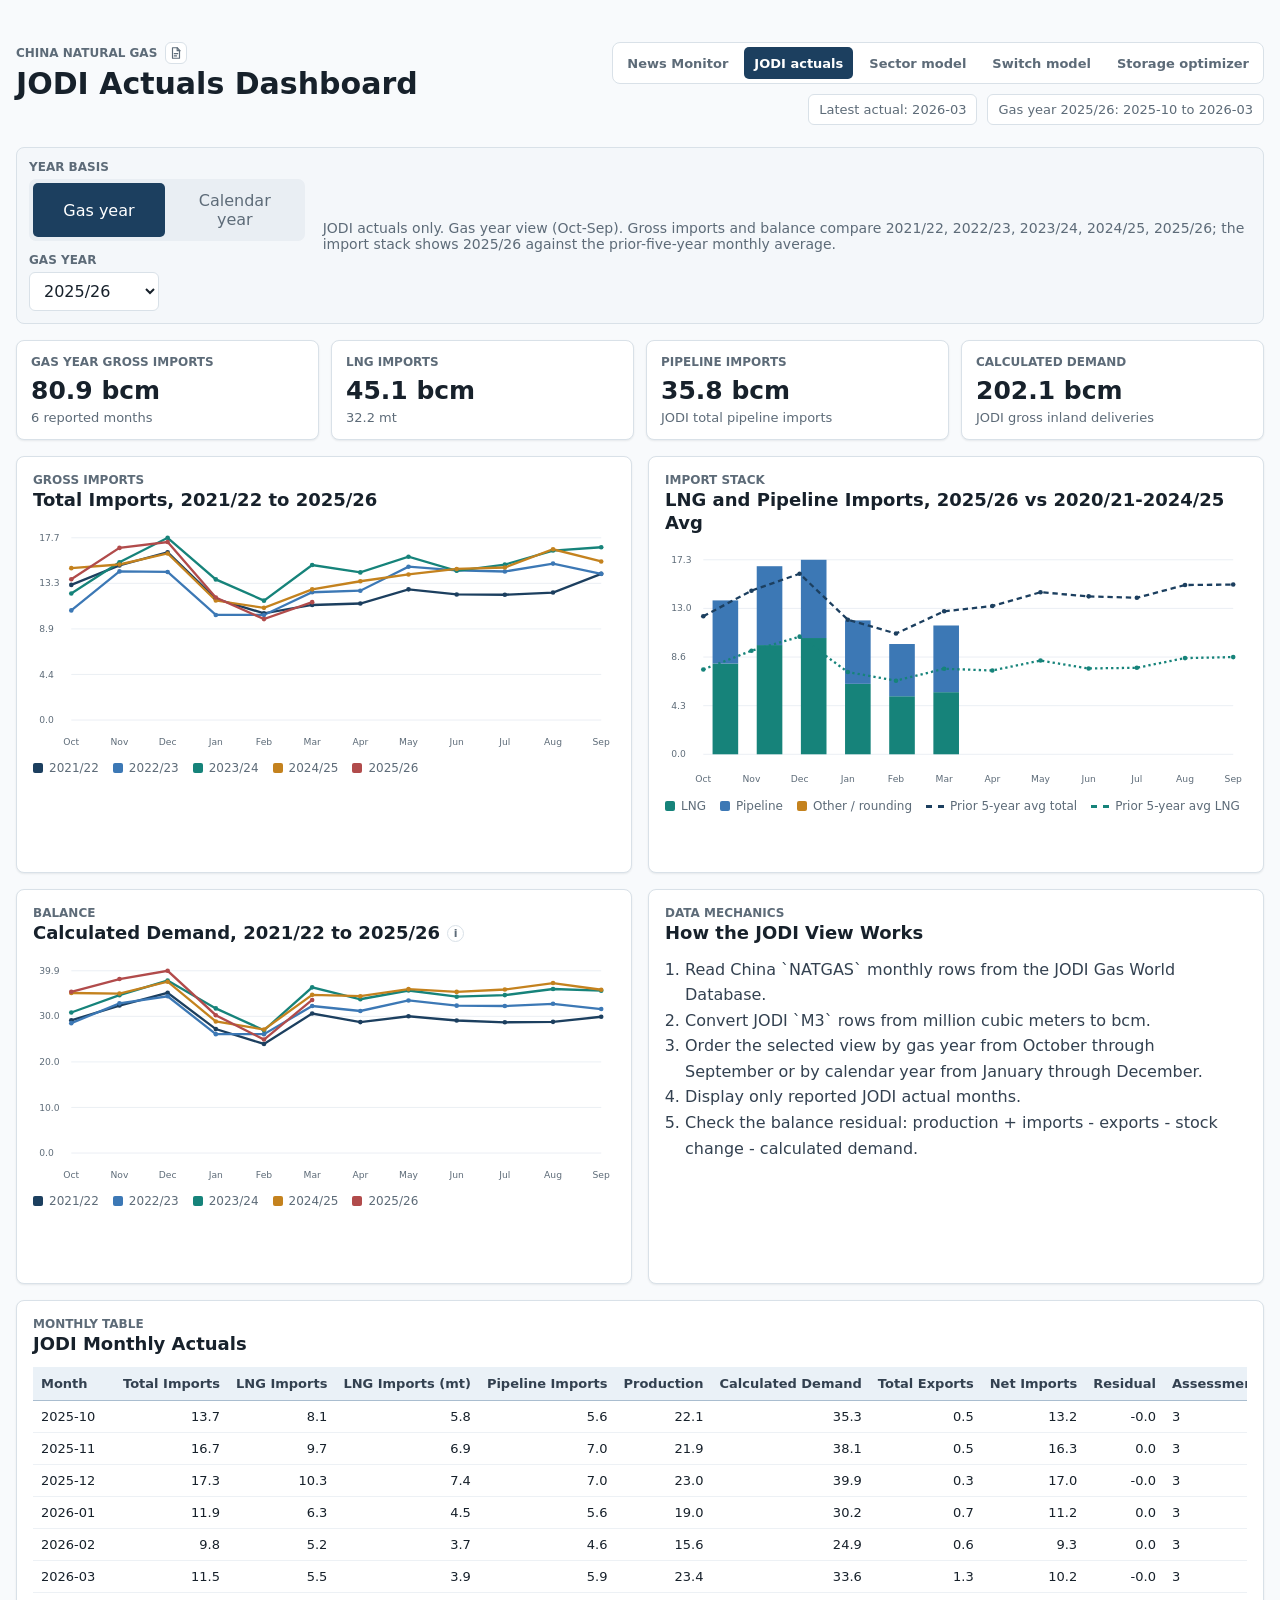
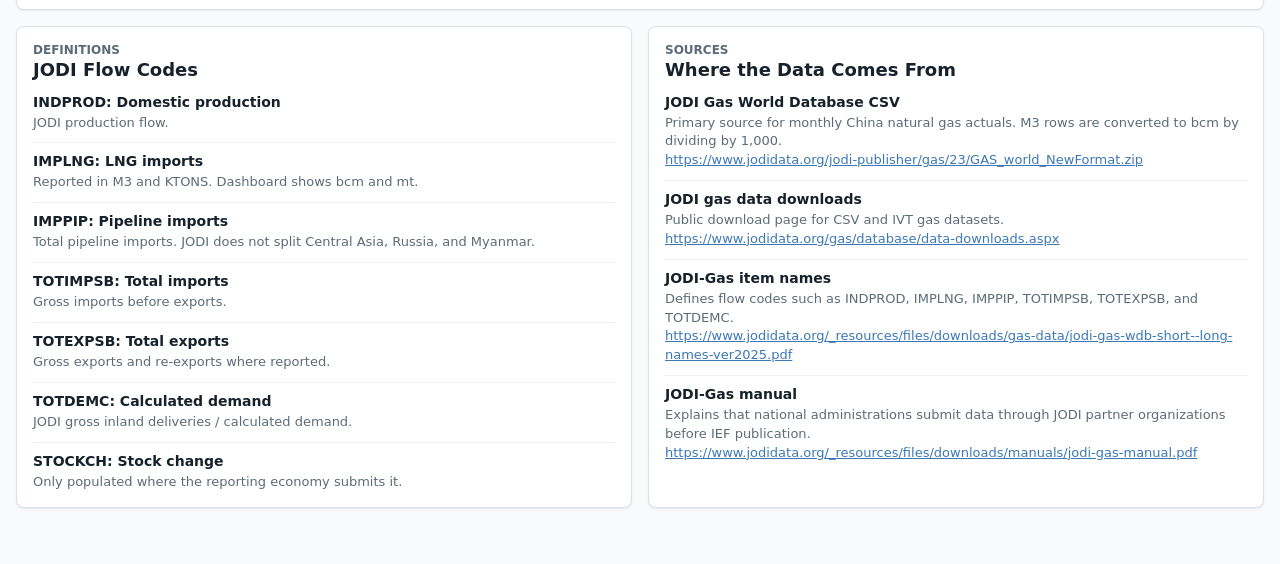
<file: index.html>
<!doctype html>
<html lang="en">
  <head>
    <meta charset="utf-8">
    <meta name="viewport" content="width=device-width, initial-scale=1">
    <title>China Gas JODI Actuals Dashboard</title>
    <link rel="stylesheet" href="styles.css">
  </head>
  <body>
    <main class="shell">
      <header class="topbar">
        <div>
          <div class="eyebrow-row">
            <p class="eyebrow">China natural gas</p>
            <a class="note-link" href="docs/gas-conversion-cheatsheet.html" aria-label="Open gas conversion cheatsheet" title="Gas conversion cheatsheet">
              <svg viewBox="0 0 24 24" aria-hidden="true" focusable="false">
                <path d="M6 3h8l4 4v14H6z"></path>
                <path d="M14 3v5h5"></path>
                <path d="M9 13h6"></path>
                <path d="M9 17h4"></path>
              </svg>
            </a>
          </div>
          <h1>JODI Actuals Dashboard</h1>
        </div>
        <div class="topbar-actions">
          <nav class="topnav" aria-label="Dashboard navigation">
            <a href="news.html">News Monitor</a>
            <a class="is-active" href="index.html">JODI actuals</a>
            <a href="sector.html">Sector model</a>
            <a href="switching.html">Switch model</a>
            <a href="storage.html">Storage optimizer</a>
          </nav>
          <div class="meta">
            <span id="latest-actual">Latest actual</span>
            <span id="gas-year-range">Gas year</span>
          </div>
        </div>
      </header>

      <section class="control-band" aria-label="Dashboard controls">
        <div class="control-fields">
          <div class="field">
            <label>Year basis</label>
            <div class="segmented year-basis-toggle" role="group" aria-label="Year basis">
              <button class="segment" type="button" data-year-basis="gas">Gas year</button>
              <button class="segment" type="button" data-year-basis="calendar">Calendar year</button>
            </div>
          </div>
          <div class="field">
            <label id="period-select-label" for="gas-year-select">Gas year</label>
            <select id="gas-year-select"></select>
          </div>
        </div>
        <p id="dashboard-note" class="dashboard-note"></p>
      </section>

      <section class="kpi-grid" id="kpi-grid" aria-label="Key selected-year actual metrics"></section>

      <section class="grid two-col">
        <article class="panel">
          <div class="panel-head">
            <div>
              <p class="eyebrow">Gross imports</p>
              <h2 id="line-chart-title">Total Imports, Past 5 Gas Years</h2>
            </div>
          </div>
          <div id="line-chart" class="chart" role="img" aria-label="Monthly JODI import line chart"></div>
        </article>

        <article class="panel">
          <div class="panel-head">
            <div>
              <p class="eyebrow">Import stack</p>
              <h2 id="supply-title">LNG and Pipeline Imports</h2>
            </div>
          </div>
          <div id="stack-chart" class="chart" role="img" aria-label="Monthly JODI import component chart"></div>
        </article>
      </section>

      <section class="grid two-col">
        <article class="panel">
          <div class="panel-head">
            <div>
              <p class="eyebrow">Balance</p>
              <h2 class="title-with-info">
                <span id="balance-title">Calculated Demand</span>
                <span class="info-tip" tabindex="0" aria-label="Calculated demand explanation" title="JODI calculated demand is production plus imports minus exports, adjusted for stock change. China stock change is reported as zero in this dataset, so this is apparent demand and can include gas going into storage.">i
                  <span class="tooltip" role="tooltip">JODI calculated demand is production plus imports minus exports, adjusted for stock change. China stock change is reported as zero in this dataset, so this is apparent demand and can include gas going into storage.</span>
                </span>
              </h2>
            </div>
          </div>
          <div id="balance-chart" class="chart" role="img" aria-label="Monthly JODI balance chart"></div>
        </article>

        <article class="panel">
          <div class="panel-head">
            <div>
              <p class="eyebrow">Data mechanics</p>
              <h2>How the JODI View Works</h2>
            </div>
          </div>
          <ol class="model-flow">
            <li>Read China `NATGAS` monthly rows from the JODI Gas World Database.</li>
            <li>Convert JODI `M3` rows from million cubic meters to bcm.</li>
            <li>Order the selected view by gas year from October through September or by calendar year from January through December.</li>
            <li>Display only reported JODI actual months.</li>
            <li>Check the balance residual: production + imports - exports - stock change - calculated demand.</li>
          </ol>
        </article>
      </section>

      <section class="panel">
        <div class="panel-head">
          <div>
            <p class="eyebrow">Monthly table</p>
            <h2>JODI Monthly Actuals</h2>
          </div>
        </div>
        <div class="table-wrap">
          <table id="actuals-table">
            <thead>
              <tr>
                <th>Month</th>
                <th>Total Imports</th>
                <th>LNG Imports</th>
                <th>LNG Imports (mt)</th>
                <th>Pipeline Imports</th>
                <th>Production</th>
                <th>Calculated Demand</th>
                <th>Total Exports</th>
                <th>Net Imports</th>
                <th>Residual</th>
                <th>Assessment</th>
              </tr>
            </thead>
            <tbody></tbody>
          </table>
        </div>
      </section>

      <section class="grid two-col">
        <article class="panel">
          <div class="panel-head">
            <div>
              <p class="eyebrow">Definitions</p>
              <h2>JODI Flow Codes</h2>
            </div>
          </div>
          <div id="definitions" class="assumption-list"></div>
        </article>

        <article class="panel">
          <div class="panel-head">
            <div>
              <p class="eyebrow">Sources</p>
              <h2>Where the Data Comes From</h2>
            </div>
          </div>
          <div id="sources" class="source-list"></div>
        </article>
      </section>
    </main>

    <script src="src/data.js"></script>
    <script src="src/app.js"></script>
  </body>
</html>
</file>
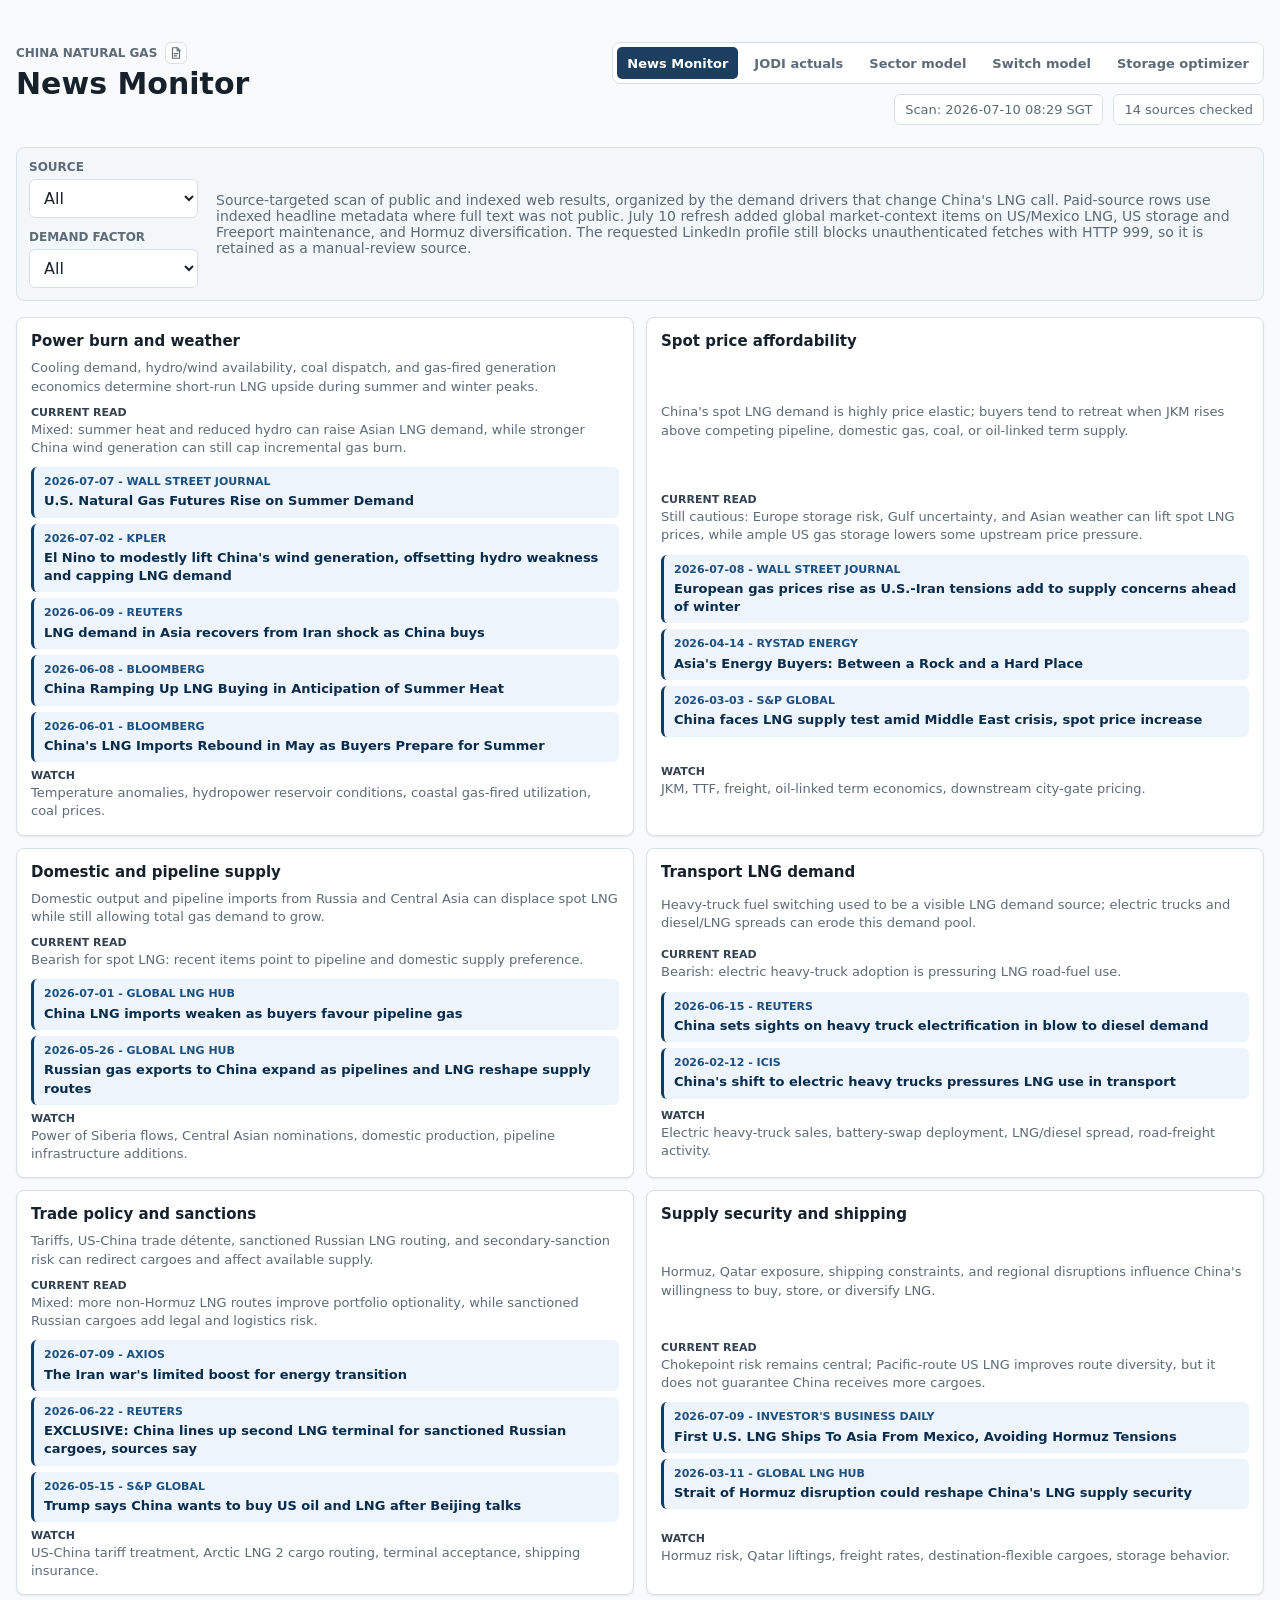
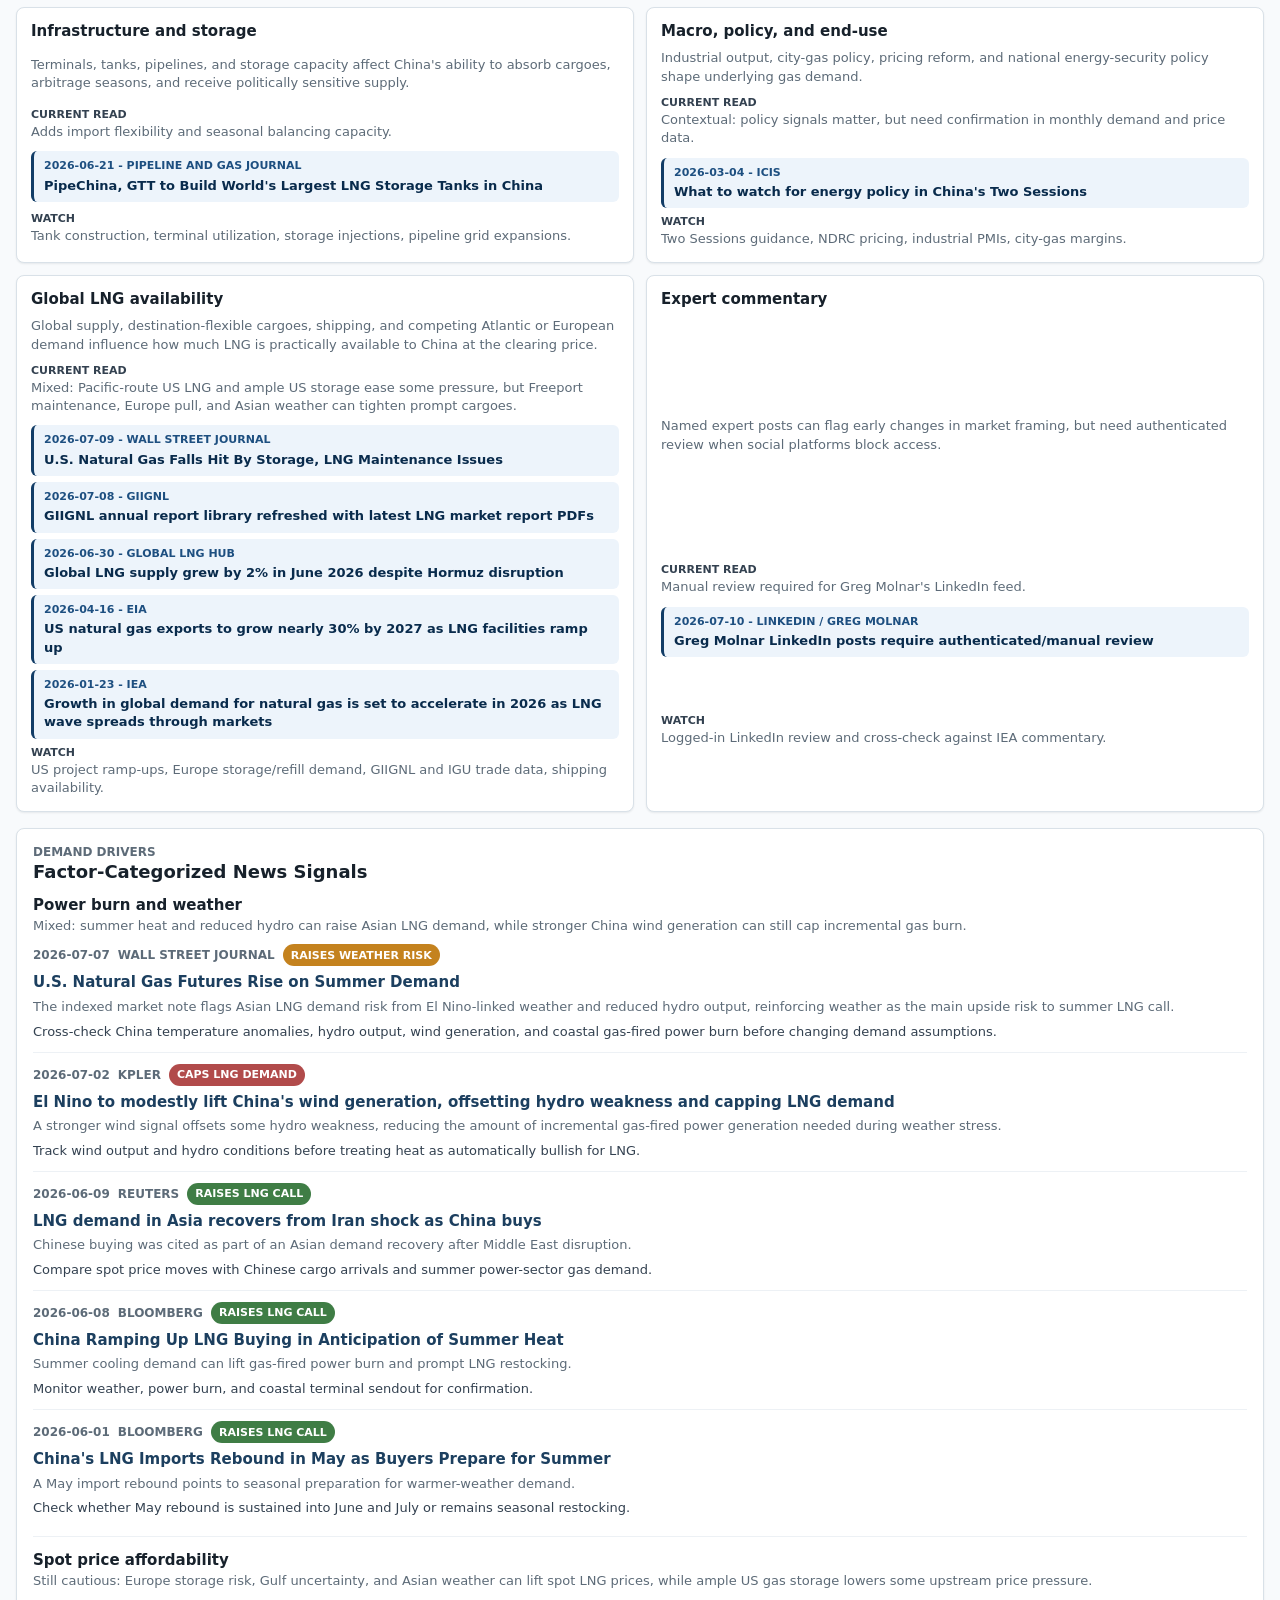
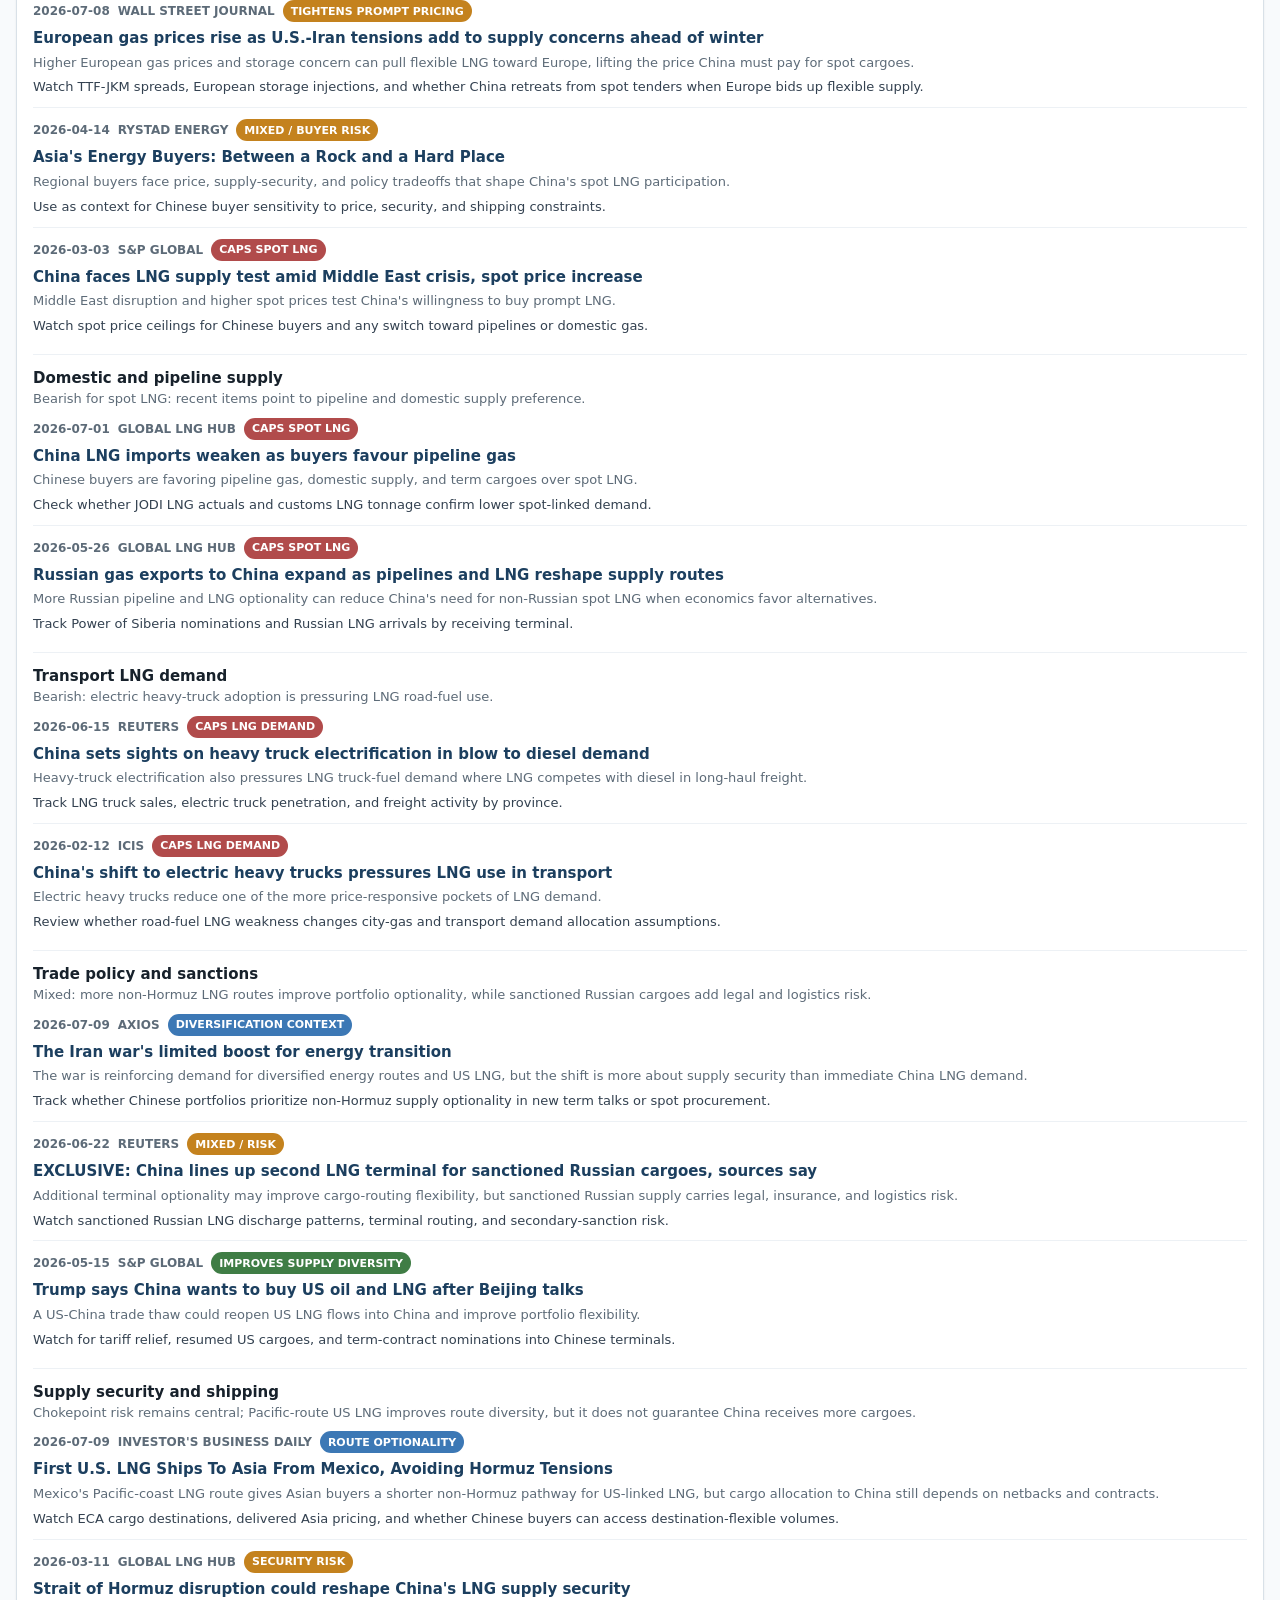
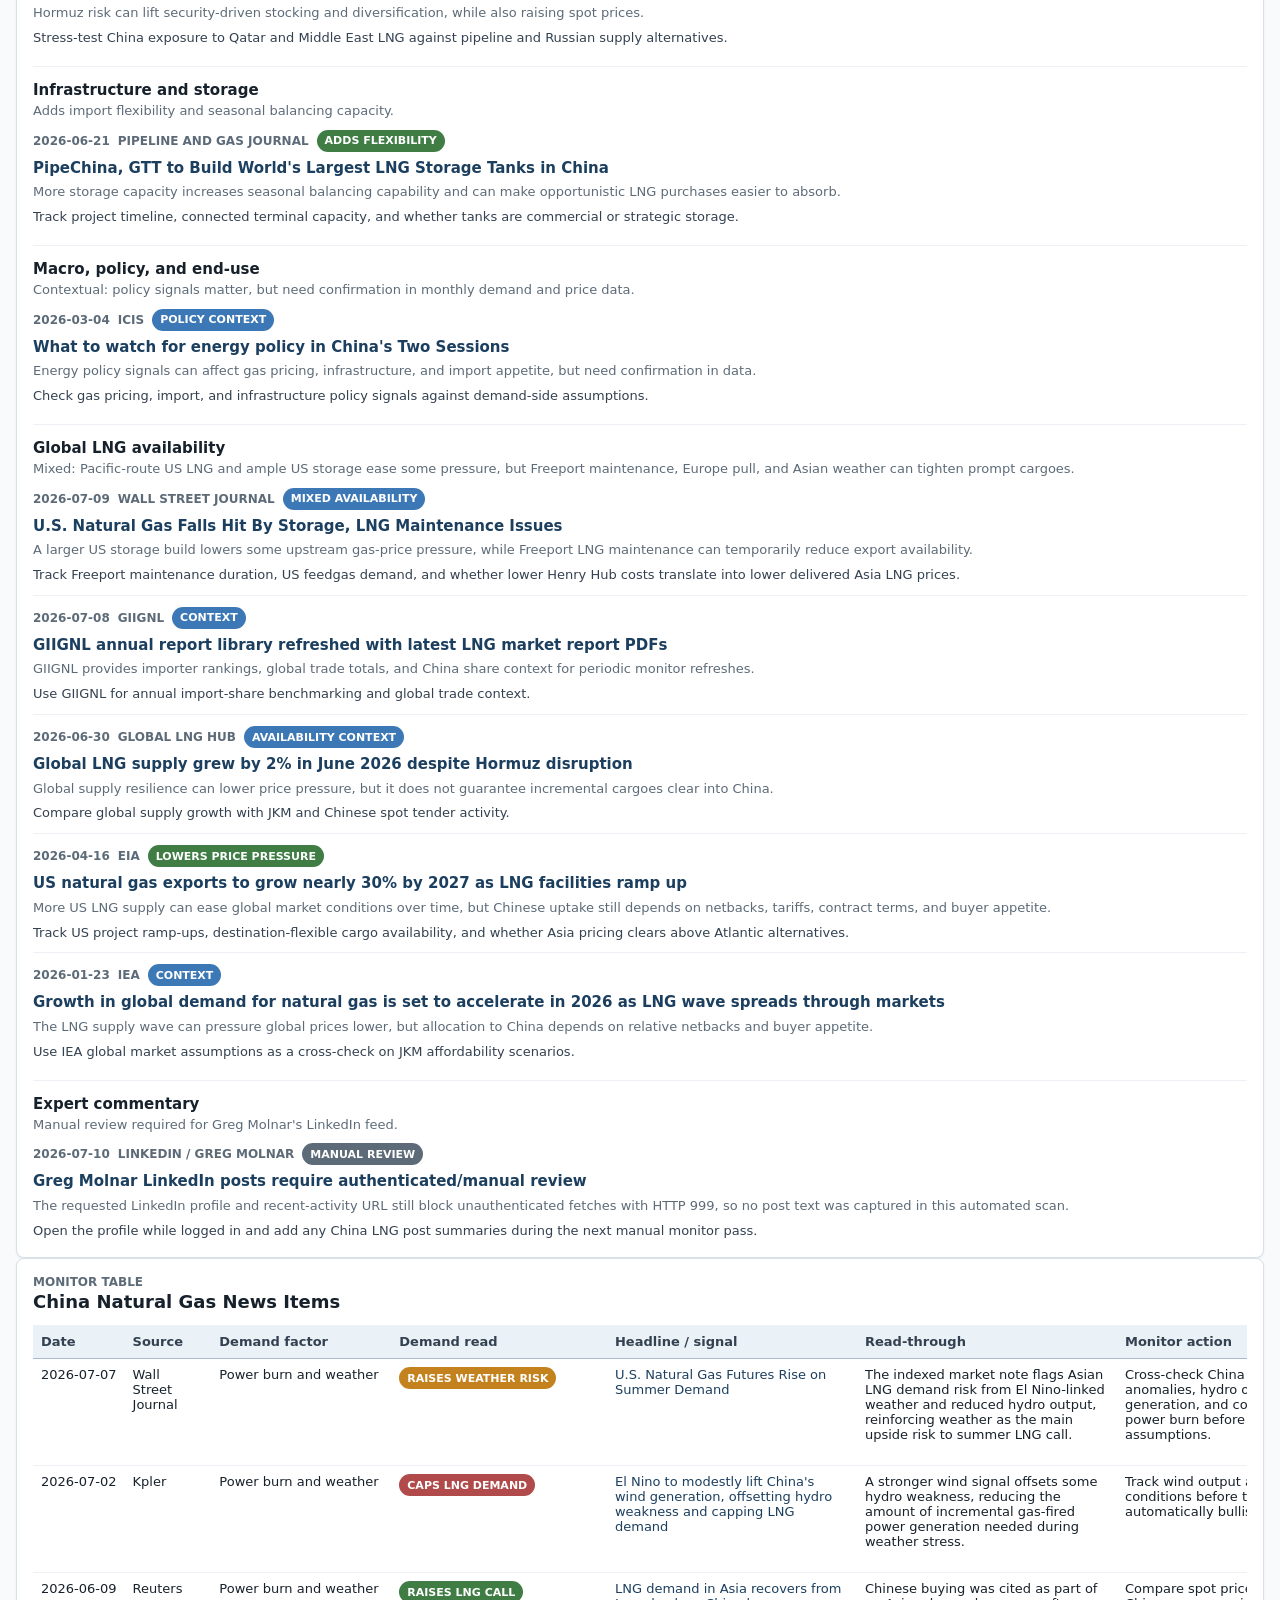
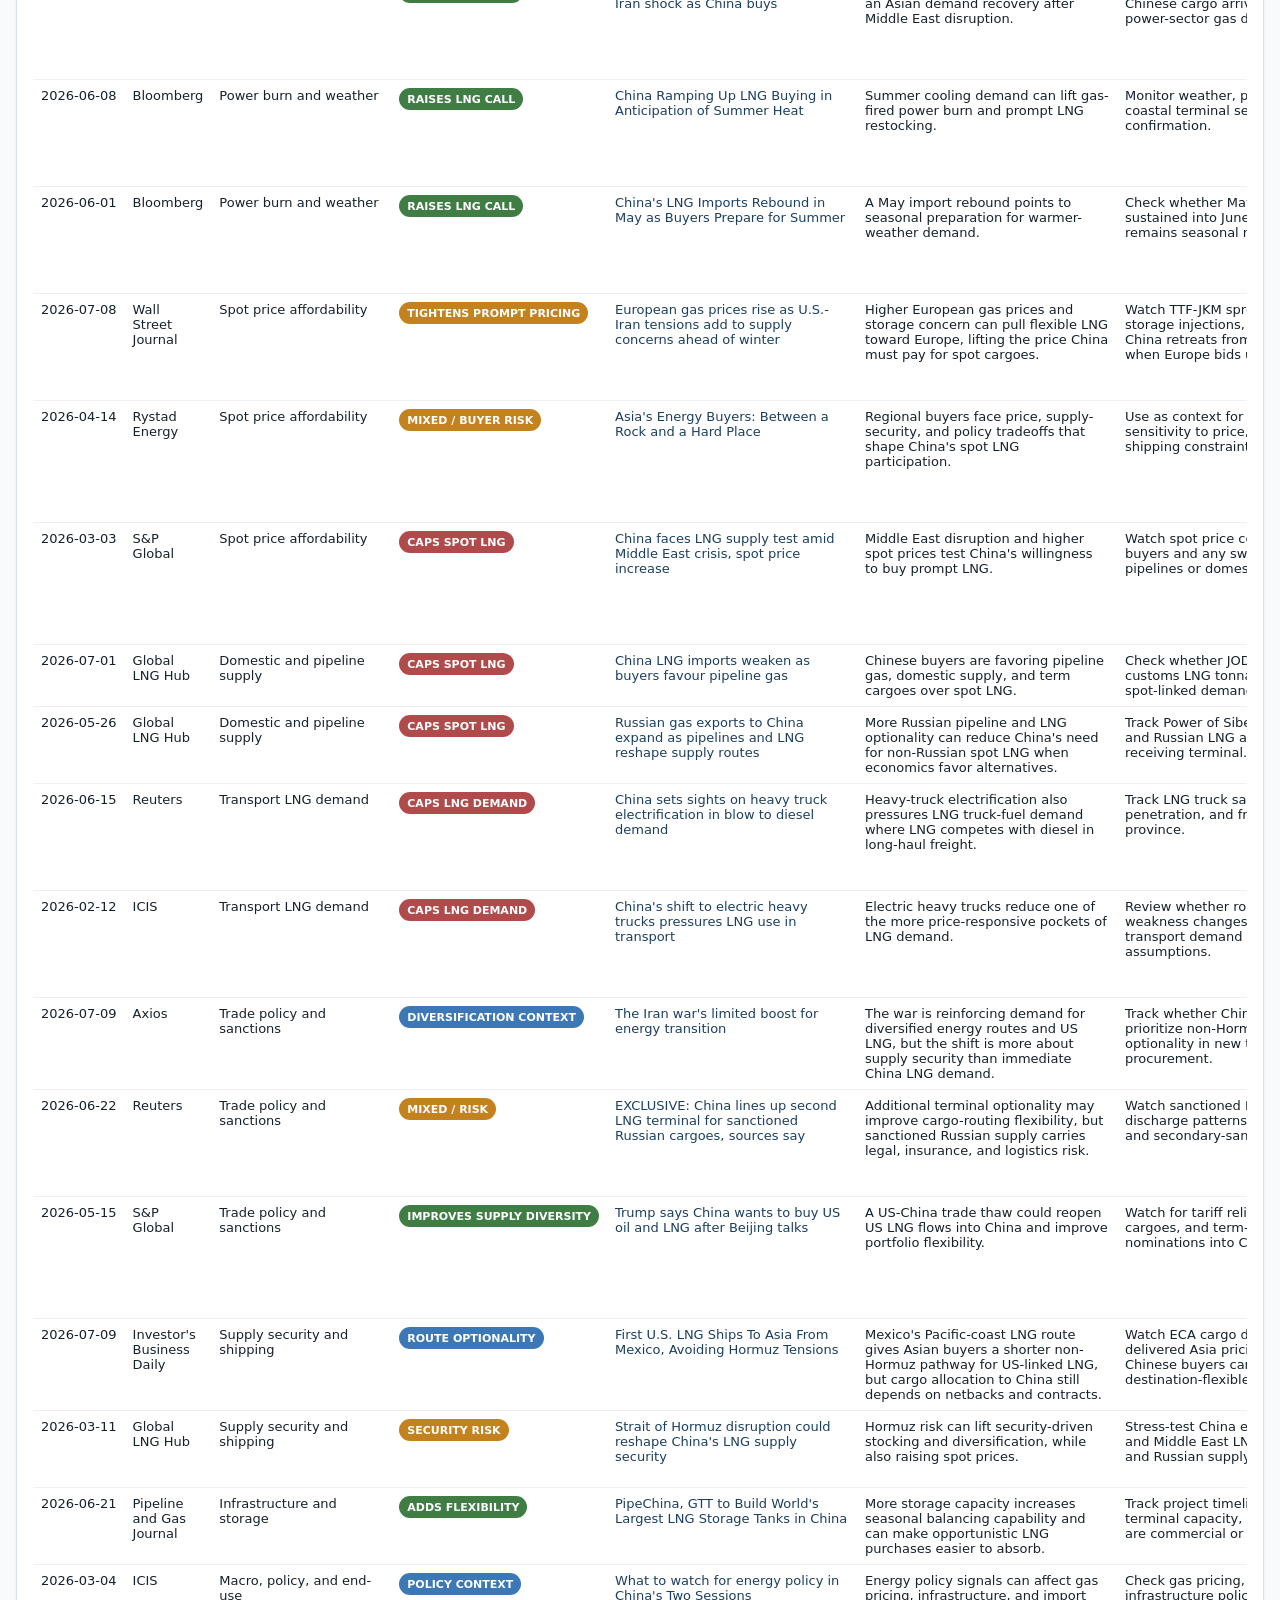
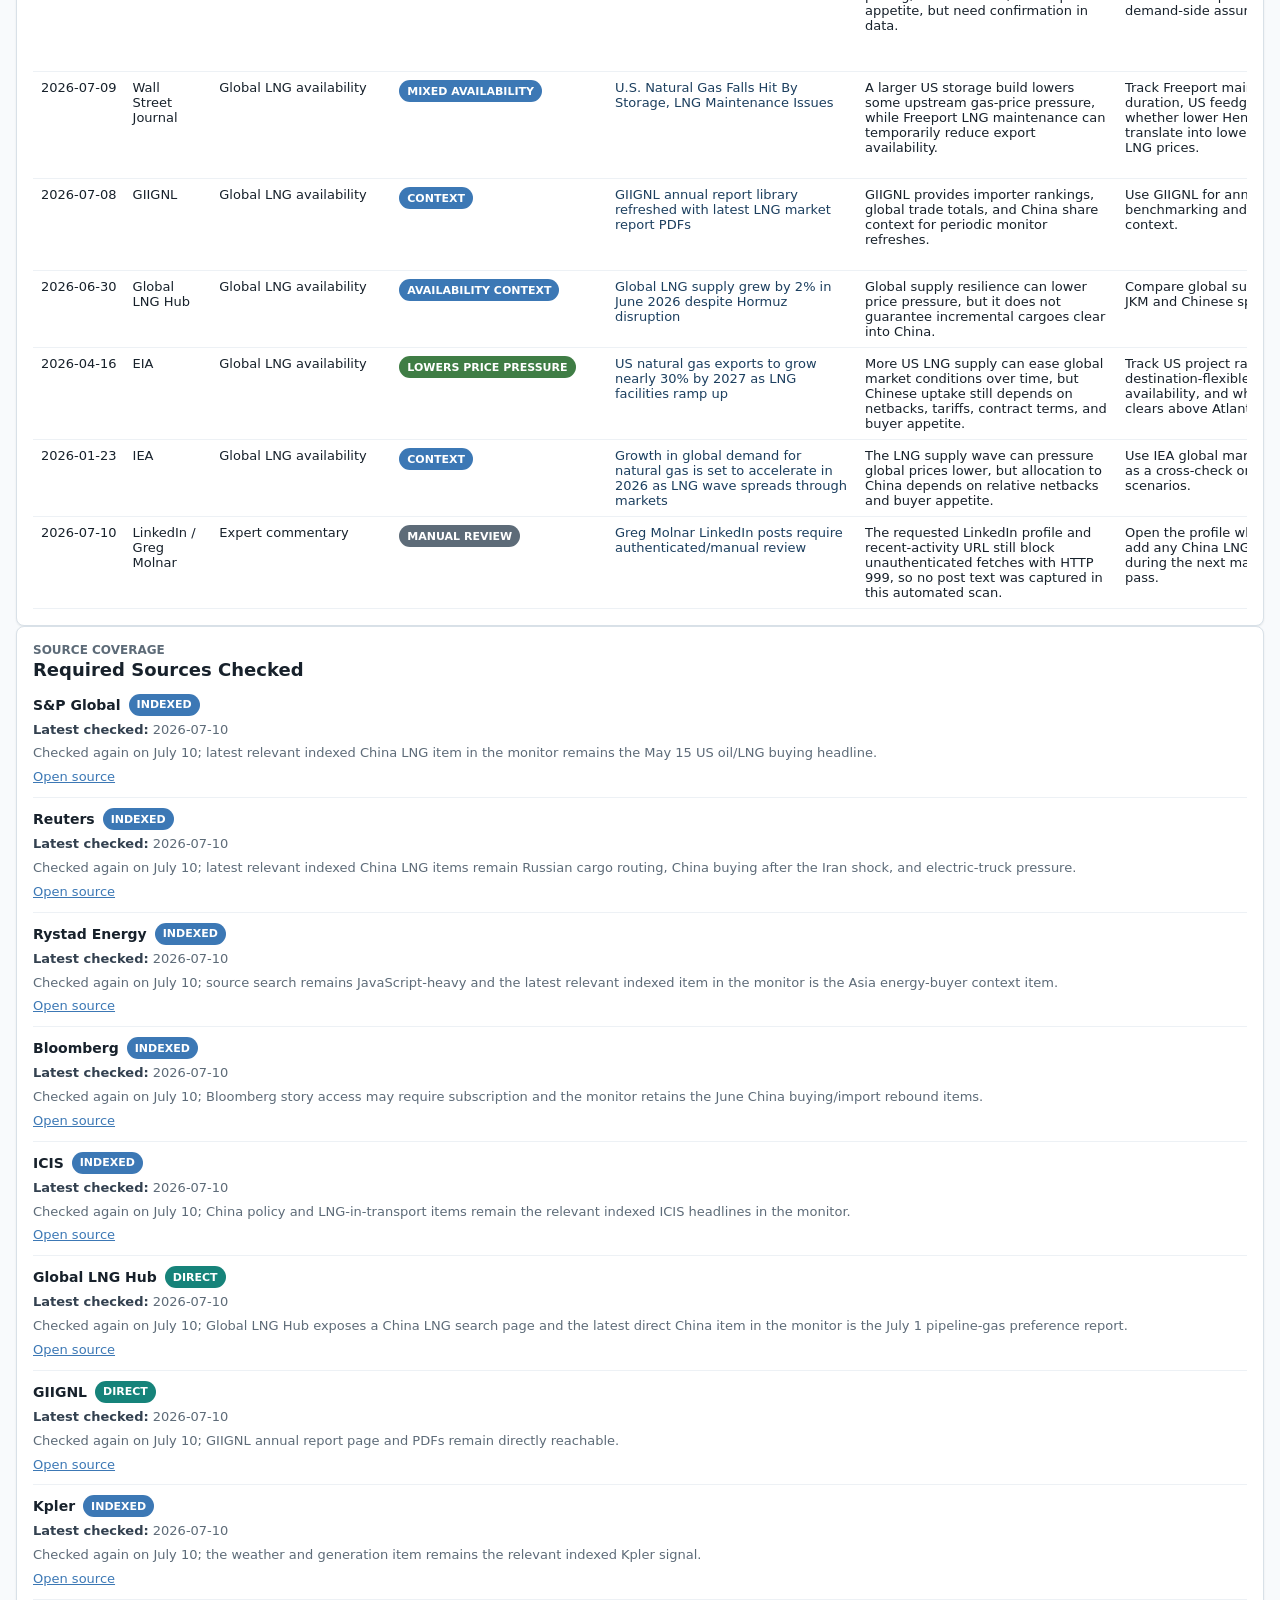
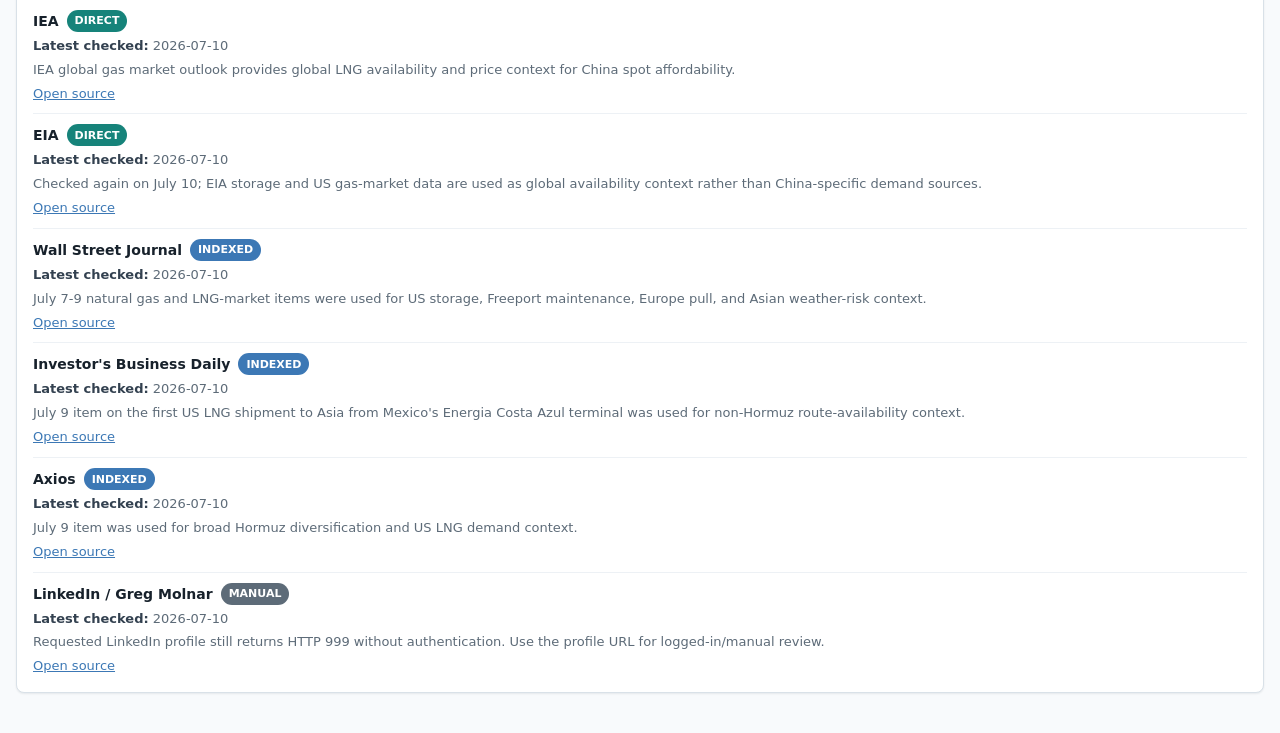
<file: news.html>
<!doctype html>
<html lang="en">
  <head>
    <meta charset="utf-8">
    <meta name="viewport" content="width=device-width, initial-scale=1">
    <title>China Natural Gas News Monitor</title>
    <link rel="stylesheet" href="styles.css">
  </head>
  <body>
    <main class="shell">
      <header class="topbar">
        <div>
          <div class="eyebrow-row">
            <p class="eyebrow">China natural gas</p>
            <a class="note-link" href="docs/gas-conversion-cheatsheet.html" aria-label="Open gas conversion cheatsheet" title="Gas conversion cheatsheet">
              <svg viewBox="0 0 24 24" aria-hidden="true" focusable="false">
                <path d="M6 3h8l4 4v14H6z"></path>
                <path d="M14 3v5h5"></path>
                <path d="M9 13h6"></path>
                <path d="M9 17h4"></path>
              </svg>
            </a>
          </div>
          <h1>News Monitor</h1>
        </div>
        <div class="topbar-actions">
          <nav class="topnav" aria-label="Dashboard navigation">
            <a class="is-active" href="news.html">News Monitor</a>
            <a href="index.html">JODI actuals</a>
            <a href="sector.html">Sector model</a>
            <a href="switching.html">Switch model</a>
            <a href="storage.html">Storage optimizer</a>
          </nav>
          <div class="meta">
            <span id="news-scan-date">Scan date</span>
            <span id="news-source-count">Sources</span>
          </div>
        </div>
      </header>

      <section class="control-band" aria-label="News monitor controls">
        <div class="control-fields">
          <div class="field">
            <label for="news-source-filter">Source</label>
            <select id="news-source-filter"></select>
          </div>
          <div class="field">
            <label for="news-factor-filter">Demand factor</label>
            <select id="news-factor-filter"></select>
          </div>
        </div>
        <p id="news-note" class="dashboard-note"></p>
      </section>

      <section class="factor-grid" id="news-factor-grid" aria-label="China natural gas demand factor map"></section>

      <section class="panel">
        <div class="panel-head">
          <div>
            <p class="eyebrow">Demand drivers</p>
            <h2>Factor-Categorized News Signals</h2>
          </div>
        </div>
        <div id="news-signal-groups" class="signal-groups"></div>
      </section>

      <section class="panel">
        <div class="panel-head">
          <div>
            <p class="eyebrow">Monitor table</p>
            <h2>China Natural Gas News Items</h2>
          </div>
        </div>
        <div class="table-wrap">
          <table id="news-table" class="news-table">
            <thead>
              <tr>
                <th>Date</th>
                <th>Source</th>
                <th>Demand factor</th>
                <th>Demand read</th>
                <th>Headline / signal</th>
                <th>Read-through</th>
                <th>Monitor action</th>
                <th>Access</th>
              </tr>
            </thead>
            <tbody></tbody>
          </table>
        </div>
      </section>

      <section class="panel">
        <div class="panel-head">
          <div>
            <p class="eyebrow">Source coverage</p>
            <h2>Required Sources Checked</h2>
          </div>
        </div>
        <div id="news-source-coverage" class="source-list"></div>
      </section>
    </main>

    <script src="src/news-data.js"></script>
    <script src="src/news-app.js"></script>
  </body>
</html>
</file>
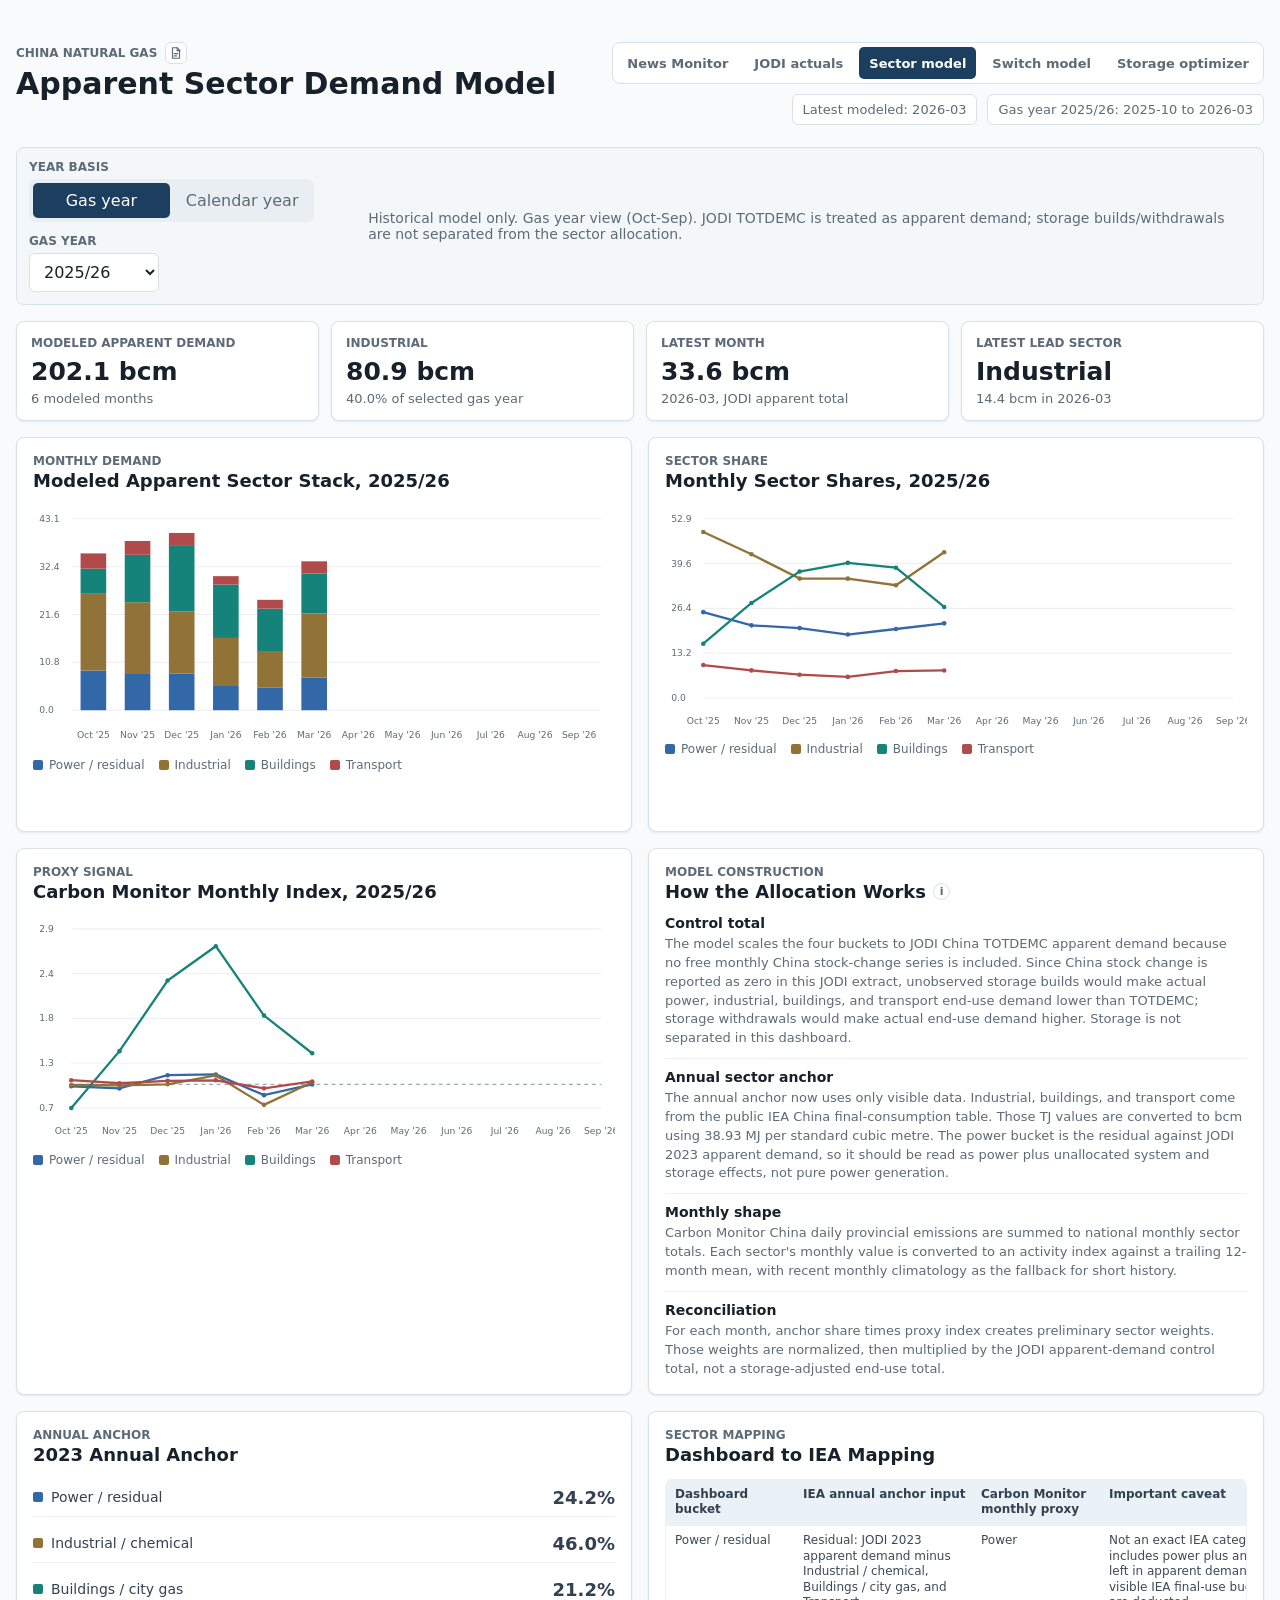
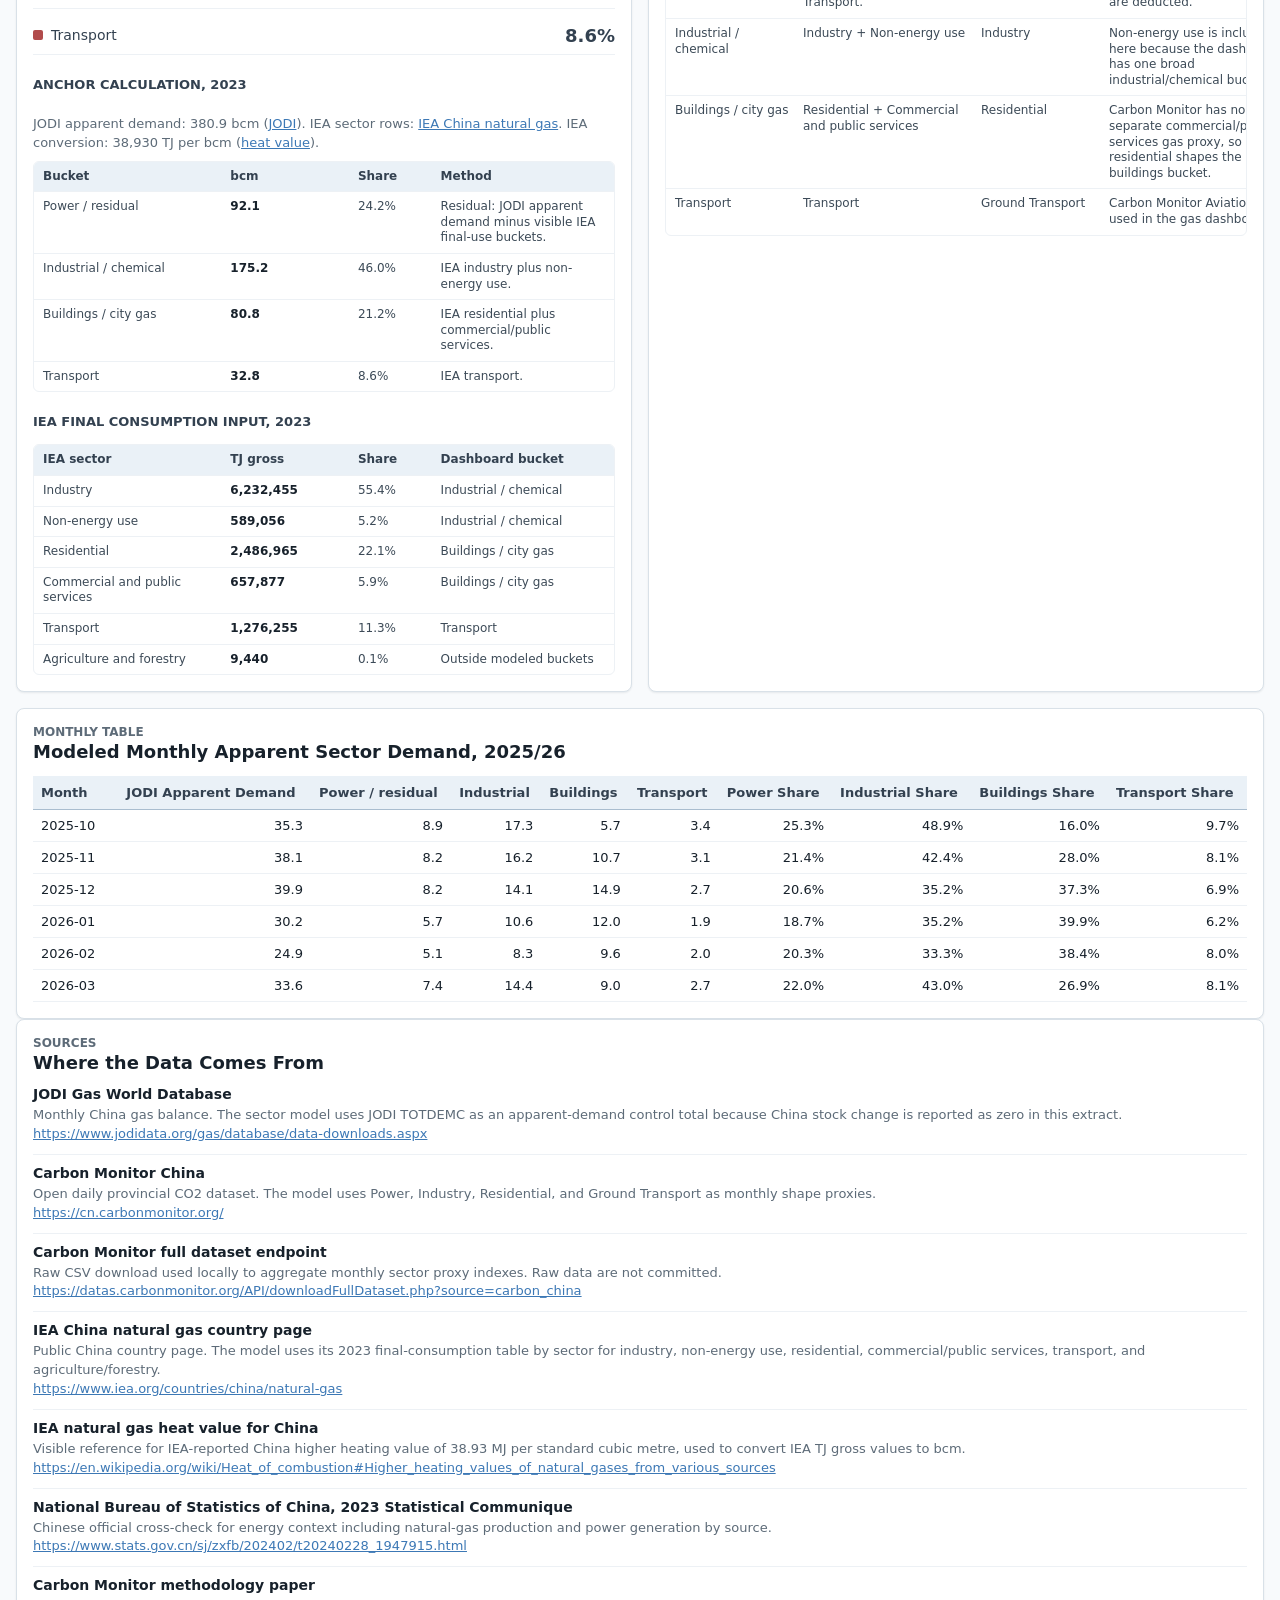
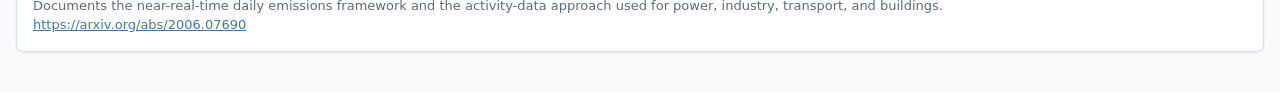
<file: sector.html>
<!doctype html>
<html lang="en">
  <head>
    <meta charset="utf-8">
    <meta name="viewport" content="width=device-width, initial-scale=1">
    <title>China Gas Apparent Sector Demand Model</title>
    <link rel="stylesheet" href="styles.css">
  </head>
  <body>
    <main class="shell">
      <header class="topbar">
        <div>
          <div class="eyebrow-row">
            <p class="eyebrow">China natural gas</p>
            <a class="note-link" href="docs/gas-conversion-cheatsheet.html" aria-label="Open gas conversion cheatsheet" title="Gas conversion cheatsheet">
              <svg viewBox="0 0 24 24" aria-hidden="true" focusable="false">
                <path d="M6 3h8l4 4v14H6z"></path>
                <path d="M14 3v5h5"></path>
                <path d="M9 13h6"></path>
                <path d="M9 17h4"></path>
              </svg>
            </a>
          </div>
          <h1>Apparent Sector Demand Model</h1>
        </div>
        <div class="topbar-actions">
          <nav class="topnav" aria-label="Dashboard navigation">
            <a href="news.html">News Monitor</a>
            <a href="index.html">JODI actuals</a>
            <a class="is-active" href="sector.html">Sector model</a>
            <a href="switching.html">Switch model</a>
            <a href="storage.html">Storage optimizer</a>
          </nav>
          <div class="meta">
            <span id="latest-modeled">Latest modeled</span>
            <span id="sector-gas-year-range">Gas year</span>
          </div>
        </div>
      </header>

      <section class="control-band" aria-label="Sector model controls">
        <div class="control-fields">
          <div class="field">
            <label>Year basis</label>
            <div class="segmented year-basis-toggle" role="group" aria-label="Year basis">
              <button class="segment" type="button" data-year-basis="gas">Gas year</button>
              <button class="segment" type="button" data-year-basis="calendar">Calendar year</button>
            </div>
          </div>
          <div class="field">
            <label id="sector-period-select-label" for="sector-gas-year-select">Gas year</label>
            <select id="sector-gas-year-select"></select>
          </div>
        </div>
        <p id="sector-dashboard-note" class="dashboard-note"></p>
      </section>

      <section class="kpi-grid" id="sector-kpis" aria-label="Modeled apparent sector demand metrics"></section>

      <section class="grid two-col">
        <article class="panel">
          <div class="panel-head">
            <div>
              <p class="eyebrow">Monthly demand</p>
              <h2 id="sector-stack-title">Modeled Apparent Sector Stack</h2>
            </div>
          </div>
          <div id="sector-stack-chart" class="chart" role="img" aria-label="Monthly modeled apparent gas demand by sector"></div>
        </article>

        <article class="panel">
          <div class="panel-head">
            <div>
              <p class="eyebrow">Sector share</p>
              <h2 id="sector-share-title">Monthly Sector Shares</h2>
            </div>
          </div>
          <div id="sector-share-chart" class="chart" role="img" aria-label="Monthly modeled apparent sector demand shares"></div>
        </article>
      </section>

      <section class="grid two-col">
        <article class="panel">
          <div class="panel-head">
            <div>
              <p class="eyebrow">Proxy signal</p>
              <h2 id="proxy-title">Carbon Monitor Monthly Index</h2>
            </div>
          </div>
          <div id="proxy-chart" class="chart" role="img" aria-label="Monthly Carbon Monitor sector proxy indexes"></div>
        </article>

        <article class="panel">
          <div class="panel-head">
            <div>
              <p class="eyebrow">Model construction</p>
              <h2 class="title-with-info">
                <span>How the Allocation Works</span>
                <span class="info-tip" tabindex="0" aria-label="Model scope" title="This is a historical allocation of JODI apparent demand, not storage-adjusted end-use sector demand.">i
                  <span class="tooltip" role="tooltip">This is a historical allocation of JODI apparent demand, not storage-adjusted end-use sector demand.</span>
                </span>
              </h2>
            </div>
          </div>
          <div id="methodology" class="assumption-list"></div>
        </article>
      </section>

      <section class="grid two-col">
        <article class="panel">
          <div class="panel-head">
            <div>
              <p class="eyebrow">Annual anchor</p>
              <h2>2023 Annual Anchor</h2>
            </div>
          </div>
          <div id="anchor-shares" class="anchor-list"></div>
        </article>

        <article class="panel">
          <div class="panel-head">
            <div>
              <p class="eyebrow">Sector mapping</p>
              <h2>Dashboard to IEA Mapping</h2>
            </div>
          </div>
          <div id="sector-definitions" class="assumption-list"></div>
        </article>
      </section>

      <section class="panel">
        <div class="panel-head">
          <div>
            <p class="eyebrow">Monthly table</p>
            <h2 id="sector-table-title">Modeled Monthly Apparent Sector Demand</h2>
          </div>
        </div>
        <div class="table-wrap">
          <table id="sector-table" class="sector-table">
            <thead>
              <tr>
                <th>Month</th>
                <th>JODI Apparent Demand</th>
                <th>Power / residual</th>
                <th>Industrial</th>
                <th>Buildings</th>
                <th>Transport</th>
                <th>Power Share</th>
                <th>Industrial Share</th>
                <th>Buildings Share</th>
                <th>Transport Share</th>
              </tr>
            </thead>
            <tbody></tbody>
          </table>
        </div>
      </section>

      <section class="panel">
        <div class="panel-head">
          <div>
            <p class="eyebrow">Sources</p>
            <h2>Where the Data Comes From</h2>
          </div>
        </div>
        <div id="sector-sources" class="source-list"></div>
      </section>
    </main>

    <script src="src/sector-data.js"></script>
    <script src="src/sector-app.js"></script>
  </body>
</html>
</file>
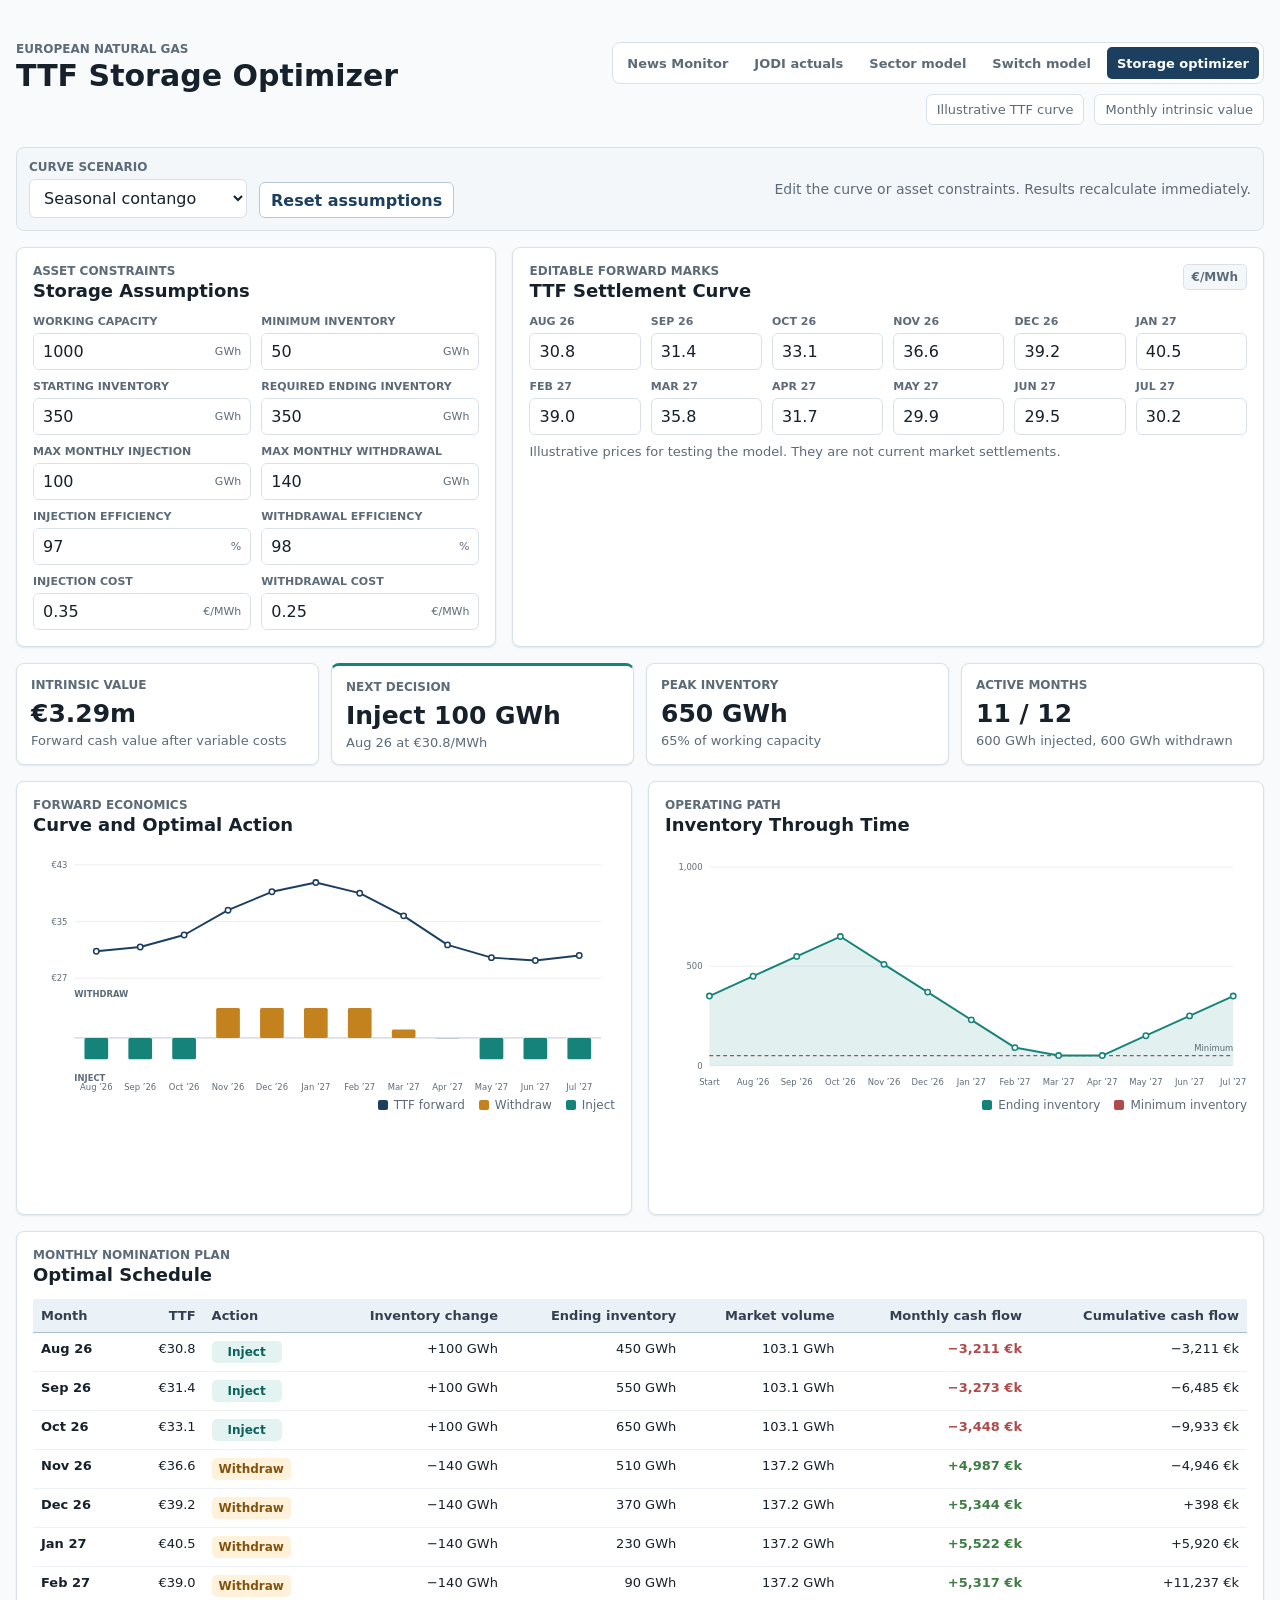
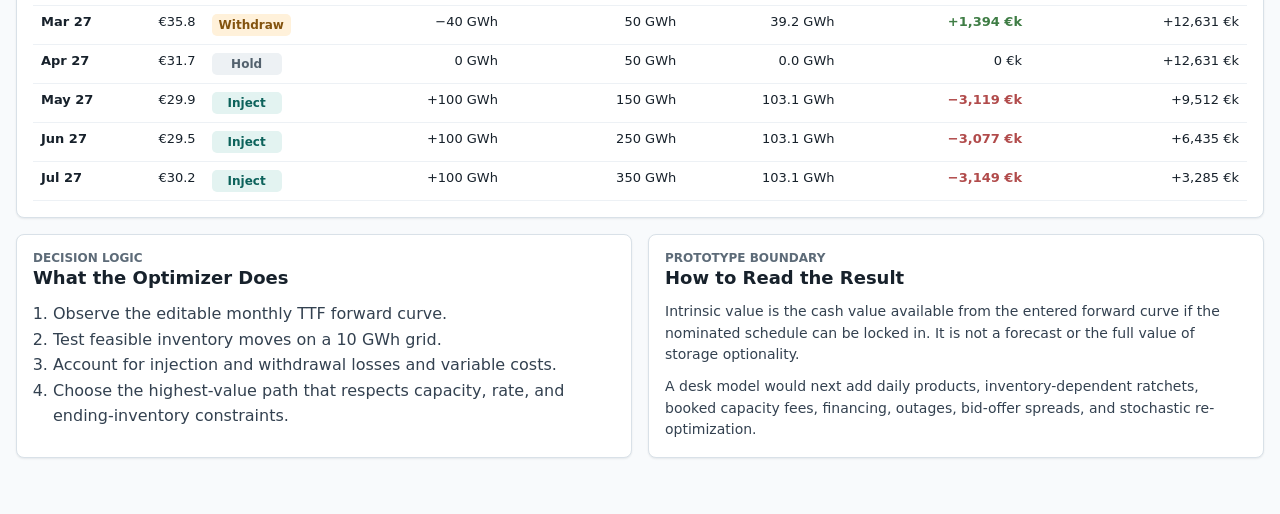
<file: storage.html>
<!doctype html>
<html lang="en">
  <head>
    <meta charset="utf-8">
    <meta name="viewport" content="width=device-width, initial-scale=1">
    <title>TTF Storage Optimizer</title>
    <link rel="stylesheet" href="styles.css">
  </head>
  <body>
    <main class="shell">
      <header class="topbar">
        <div>
          <p class="eyebrow">European natural gas</p>
          <h1>TTF Storage Optimizer</h1>
        </div>
        <div class="topbar-actions">
          <nav class="topnav" aria-label="Dashboard navigation">
            <a href="news.html">News Monitor</a>
            <a href="index.html">JODI actuals</a>
            <a href="sector.html">Sector model</a>
            <a href="switching.html">Switch model</a>
            <a class="is-active" href="storage.html">Storage optimizer</a>
          </nav>
          <div class="meta">
            <span>Illustrative TTF curve</span>
            <span>Monthly intrinsic value</span>
          </div>
        </div>
      </header>

      <section class="control-band storage-control-band" aria-label="Storage scenario controls">
        <div class="control-fields">
          <div class="field">
            <label for="scenario-select">Curve scenario</label>
            <select id="scenario-select">
              <option value="seasonal">Seasonal contango</option>
              <option value="backwardation">Winter backwardation</option>
              <option value="flat">Flat curve</option>
              <option value="volatile">Volatile shoulders</option>
            </select>
          </div>
          <button class="secondary-button" id="reset-button" type="button">Reset assumptions</button>
        </div>
        <p class="dashboard-note">Edit the curve or asset constraints. Results recalculate immediately.</p>
      </section>

      <section class="storage-input-layout" aria-label="Storage model inputs">
        <article class="panel storage-assumptions-panel">
          <div class="panel-head">
            <div>
              <p class="eyebrow">Asset constraints</p>
              <h2>Storage Assumptions</h2>
            </div>
          </div>
          <div class="storage-field-grid">
            <div class="number-field">
              <label for="capacity">Working capacity</label>
              <div><input id="capacity" type="number" min="100" step="10" value="1000"><span>GWh</span></div>
            </div>
            <div class="number-field">
              <label for="minimum-inventory">Minimum inventory</label>
              <div><input id="minimum-inventory" type="number" min="0" step="10" value="50"><span>GWh</span></div>
            </div>
            <div class="number-field">
              <label for="starting-inventory">Starting inventory</label>
              <div><input id="starting-inventory" type="number" min="0" step="10" value="350"><span>GWh</span></div>
            </div>
            <div class="number-field">
              <label for="terminal-inventory">Required ending inventory</label>
              <div><input id="terminal-inventory" type="number" min="0" step="10" value="350"><span>GWh</span></div>
            </div>
            <div class="number-field">
              <label for="max-injection">Max monthly injection</label>
              <div><input id="max-injection" type="number" min="10" step="10" value="100"><span>GWh</span></div>
            </div>
            <div class="number-field">
              <label for="max-withdrawal">Max monthly withdrawal</label>
              <div><input id="max-withdrawal" type="number" min="10" step="10" value="140"><span>GWh</span></div>
            </div>
            <div class="number-field">
              <label for="injection-efficiency">Injection efficiency</label>
              <div><input id="injection-efficiency" type="number" min="50" max="100" step="1" value="97"><span>%</span></div>
            </div>
            <div class="number-field">
              <label for="withdrawal-efficiency">Withdrawal efficiency</label>
              <div><input id="withdrawal-efficiency" type="number" min="50" max="100" step="1" value="98"><span>%</span></div>
            </div>
            <div class="number-field">
              <label for="injection-cost">Injection cost</label>
              <div><input id="injection-cost" type="number" min="0" step="0.05" value="0.35"><span>€/MWh</span></div>
            </div>
            <div class="number-field">
              <label for="withdrawal-cost">Withdrawal cost</label>
              <div><input id="withdrawal-cost" type="number" min="0" step="0.05" value="0.25"><span>€/MWh</span></div>
            </div>
          </div>
        </article>

        <article class="panel curve-editor-panel">
          <div class="panel-head">
            <div>
              <p class="eyebrow">Editable forward marks</p>
              <h2>TTF Settlement Curve</h2>
            </div>
            <span class="curve-unit">€/MWh</span>
          </div>
          <div id="curve-inputs" class="curve-input-grid"></div>
          <p class="panel-note">Illustrative prices for testing the model. They are not current market settlements.</p>
        </article>
      </section>

      <div id="model-error" class="model-error" role="alert" hidden></div>
      <section class="kpi-grid storage-kpis" id="storage-kpis" aria-label="Optimization results"></section>

      <section class="grid two-col">
        <article class="panel">
          <div class="panel-head">
            <div>
              <p class="eyebrow">Forward economics</p>
              <h2>Curve and Optimal Action</h2>
            </div>
          </div>
          <div id="action-chart" class="chart storage-chart" role="img" aria-label="TTF forward prices and optimized monthly storage actions"></div>
        </article>

        <article class="panel">
          <div class="panel-head">
            <div>
              <p class="eyebrow">Operating path</p>
              <h2>Inventory Through Time</h2>
            </div>
          </div>
          <div id="inventory-chart" class="chart storage-chart" role="img" aria-label="Optimized storage inventory path"></div>
        </article>
      </section>

      <section class="panel">
        <div class="panel-head">
          <div>
            <p class="eyebrow">Monthly nomination plan</p>
            <h2>Optimal Schedule</h2>
          </div>
        </div>
        <div class="table-wrap">
          <table class="storage-table">
            <thead>
              <tr>
                <th>Month</th>
                <th class="num">TTF</th>
                <th>Action</th>
                <th class="num">Inventory change</th>
                <th class="num">Ending inventory</th>
                <th class="num">Market volume</th>
                <th class="num">Monthly cash flow</th>
                <th class="num">Cumulative cash flow</th>
              </tr>
            </thead>
            <tbody id="schedule-body"></tbody>
          </table>
        </div>
      </section>

      <section class="grid two-col">
        <article class="panel">
          <div class="panel-head">
            <div>
              <p class="eyebrow">Decision logic</p>
              <h2>What the Optimizer Does</h2>
            </div>
          </div>
          <ol class="model-flow">
            <li>Observe the editable monthly TTF forward curve.</li>
            <li>Test feasible inventory moves on a 10 GWh grid.</li>
            <li>Account for injection and withdrawal losses and variable costs.</li>
            <li>Choose the highest-value path that respects capacity, rate, and ending-inventory constraints.</li>
          </ol>
        </article>

        <article class="panel">
          <div class="panel-head">
            <div>
              <p class="eyebrow">Prototype boundary</p>
              <h2>How to Read the Result</h2>
            </div>
          </div>
          <p class="method-copy">Intrinsic value is the cash value available from the entered forward curve if the nominated schedule can be locked in. It is not a forecast or the full value of storage optionality.</p>
          <p class="method-copy">A desk model would next add daily products, inventory-dependent ratchets, booked capacity fees, financing, outages, bid-offer spreads, and stochastic re-optimization.</p>
        </article>
      </section>
    </main>

    <script src="src/storage-model.js"></script>
    <script src="src/storage-app.js"></script>
  </body>
</html>
</file>
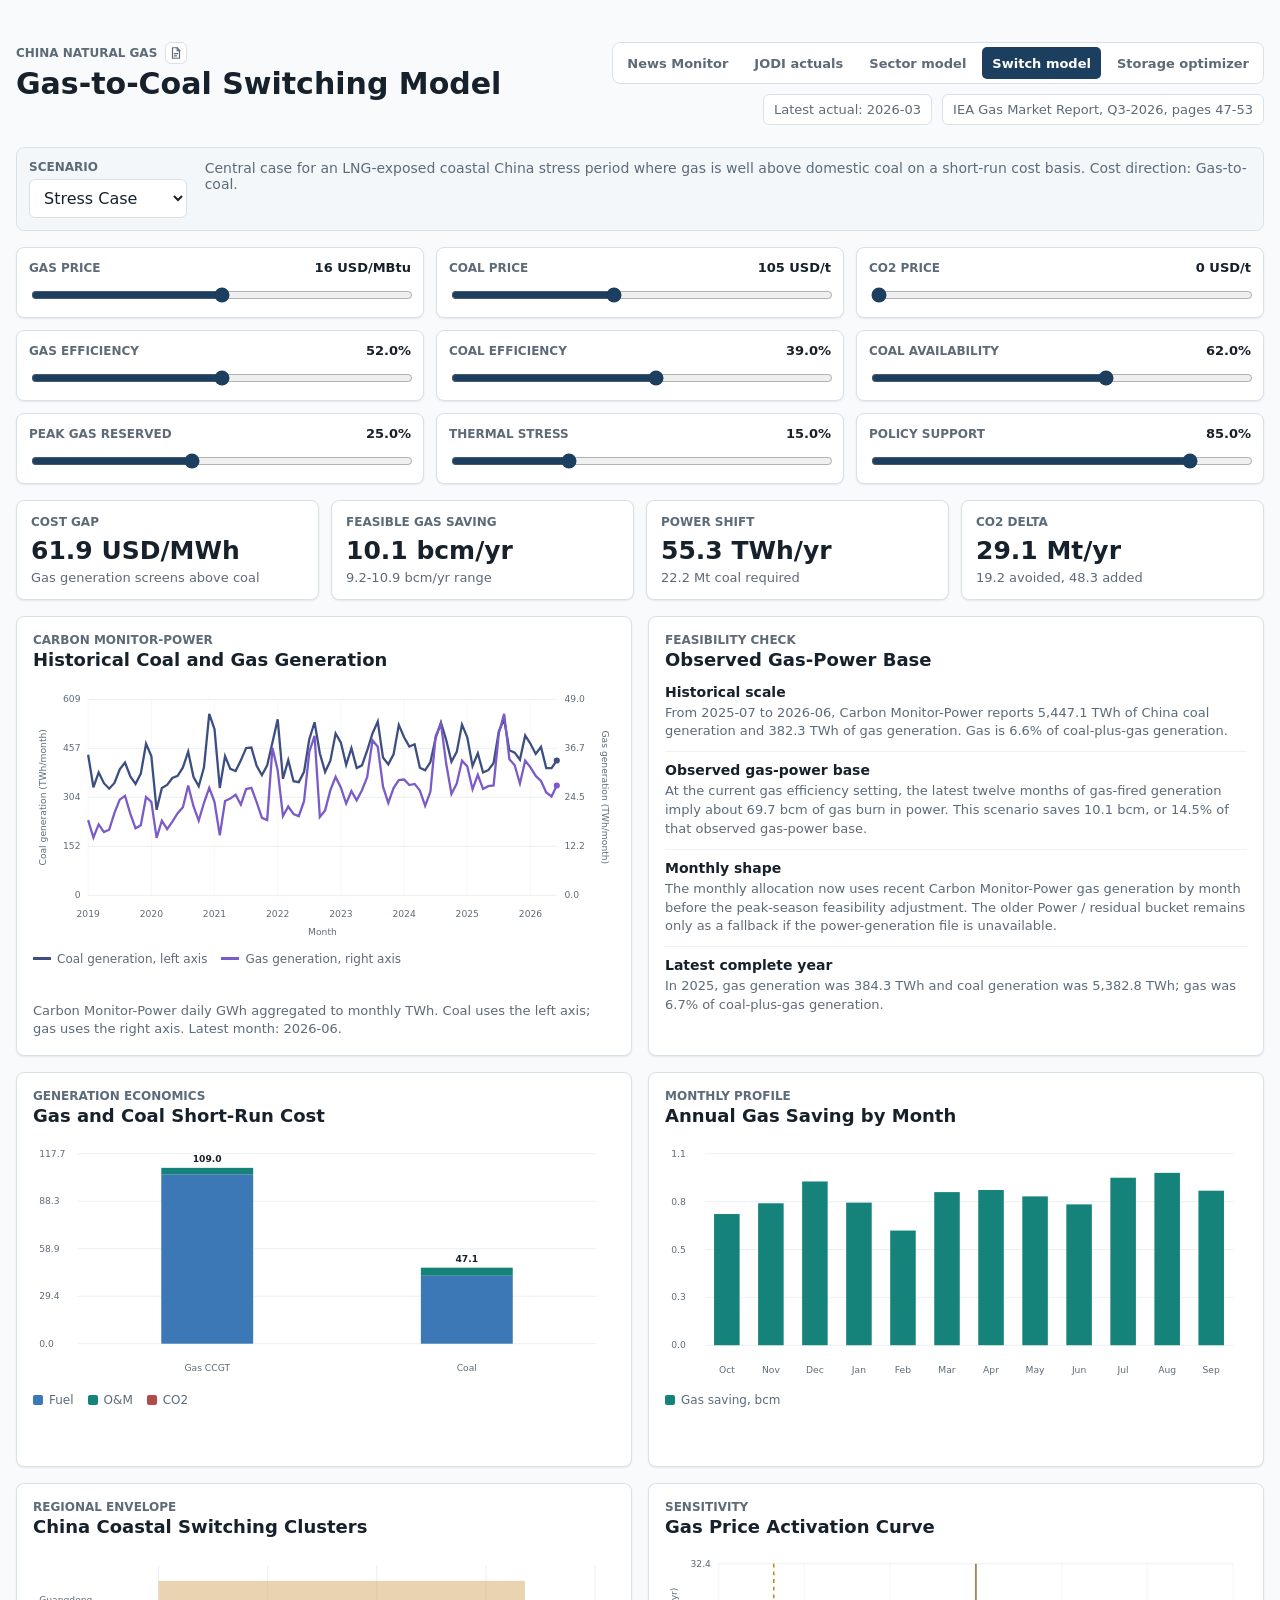
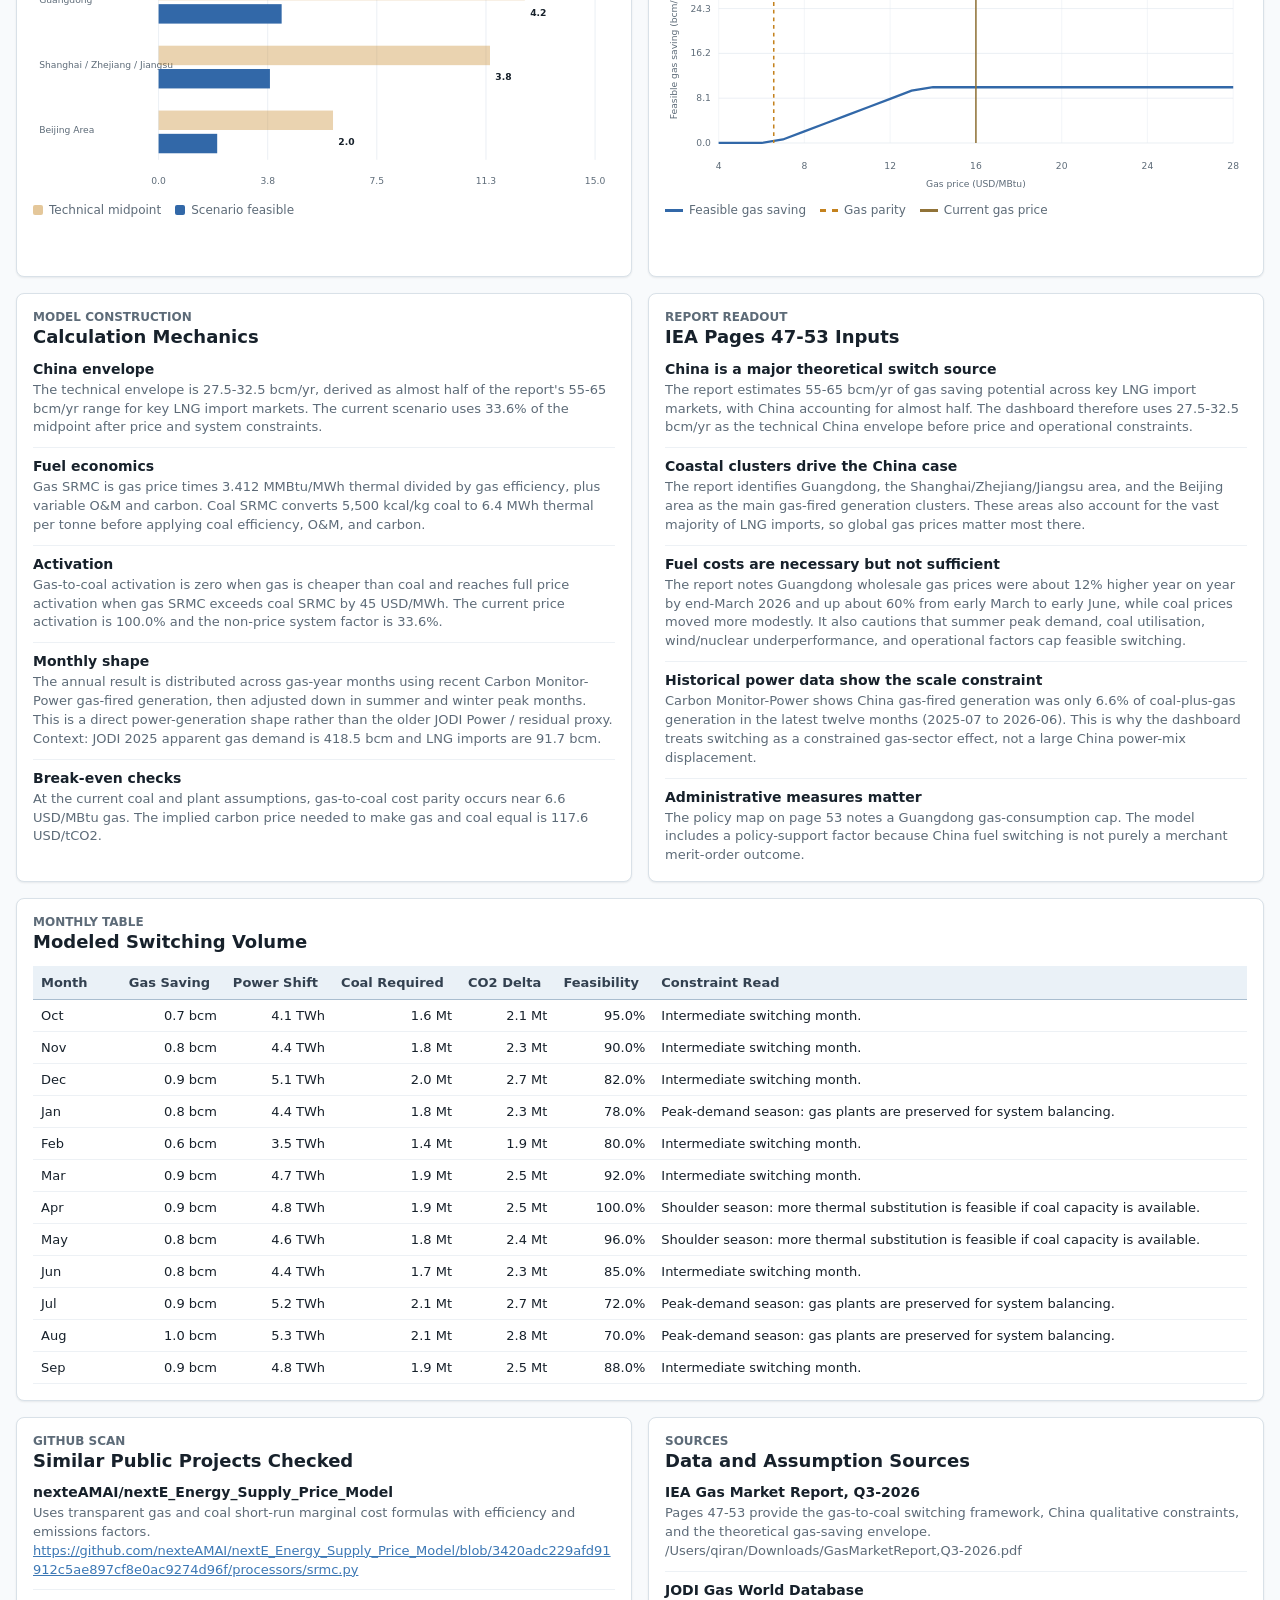
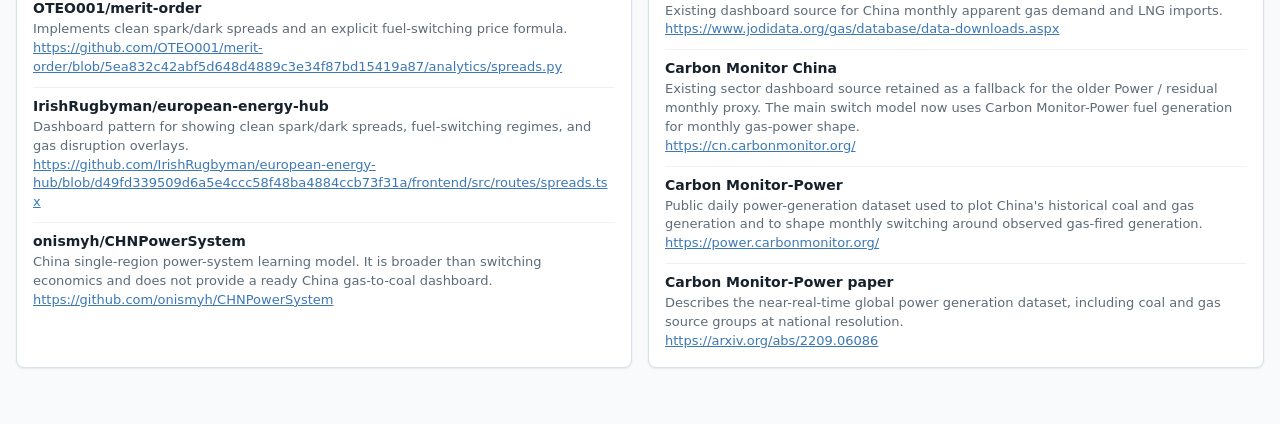
<file: switching.html>
<!doctype html>
<html lang="en">
  <head>
    <meta charset="utf-8">
    <meta name="viewport" content="width=device-width, initial-scale=1">
    <title>China Gas-to-Coal Switching Model</title>
    <link rel="stylesheet" href="styles.css">
  </head>
  <body>
    <main class="shell">
      <header class="topbar">
        <div>
          <div class="eyebrow-row">
            <p class="eyebrow">China natural gas</p>
            <a class="note-link" href="docs/gas-conversion-cheatsheet.html" aria-label="Open gas conversion cheatsheet" title="Gas conversion cheatsheet">
              <svg viewBox="0 0 24 24" aria-hidden="true" focusable="false">
                <path d="M6 3h8l4 4v14H6z"></path>
                <path d="M14 3v5h5"></path>
                <path d="M9 13h6"></path>
                <path d="M9 17h4"></path>
              </svg>
            </a>
          </div>
          <h1>Gas-to-Coal Switching Model</h1>
        </div>
        <div class="topbar-actions">
          <nav class="topnav" aria-label="Dashboard navigation">
            <a href="news.html">News Monitor</a>
            <a href="index.html">JODI actuals</a>
            <a href="sector.html">Sector model</a>
            <a class="is-active" href="switching.html">Switch model</a>
            <a href="storage.html">Storage optimizer</a>
          </nav>
          <div class="meta">
            <span id="switch-latest">Latest actual</span>
            <span id="switch-report">IEA report pages</span>
          </div>
        </div>
      </header>

      <section class="control-band switch-control-band" aria-label="Switch model controls">
        <div class="field">
          <label for="switch-scenario">Scenario</label>
          <select id="switch-scenario"></select>
        </div>
        <p id="switch-note" class="dashboard-note"></p>
      </section>

      <section class="switch-input-grid" id="switch-inputs" aria-label="Model inputs"></section>

      <section class="kpi-grid" id="switch-kpis" aria-label="Switching model key metrics"></section>

      <section class="grid two-col">
        <article class="panel">
          <div class="panel-head">
            <div>
              <p class="eyebrow">Carbon Monitor-Power</p>
              <h2>Historical Coal and Gas Generation</h2>
            </div>
          </div>
          <div id="switch-carbon-power-chart" class="chart" role="img" aria-label="Carbon Monitor monthly China coal and gas generation"></div>
          <p id="switch-carbon-power-note" class="panel-note"></p>
        </article>

        <article class="panel">
          <div class="panel-head">
            <div>
              <p class="eyebrow">Feasibility check</p>
              <h2>Observed Gas-Power Base</h2>
            </div>
          </div>
          <div id="switch-carbon-power-context" class="assumption-list"></div>
        </article>
      </section>

      <section class="grid two-col">
        <article class="panel">
          <div class="panel-head">
            <div>
              <p class="eyebrow">Generation economics</p>
              <h2>Gas and Coal Short-Run Cost</h2>
            </div>
          </div>
          <div id="switch-cost-chart" class="chart" role="img" aria-label="Gas and coal short-run marginal cost comparison"></div>
        </article>

        <article class="panel">
          <div class="panel-head">
            <div>
              <p class="eyebrow">Monthly profile</p>
              <h2>Annual Gas Saving by Month</h2>
            </div>
          </div>
          <div id="switch-monthly-chart" class="chart" role="img" aria-label="Modeled monthly gas saving profile"></div>
        </article>
      </section>

      <section class="grid two-col">
        <article class="panel">
          <div class="panel-head">
            <div>
              <p class="eyebrow">Regional envelope</p>
              <h2>China Coastal Switching Clusters</h2>
            </div>
          </div>
          <div id="switch-region-chart" class="chart" role="img" aria-label="Regional switching envelope chart"></div>
        </article>

        <article class="panel">
          <div class="panel-head">
            <div>
              <p class="eyebrow">Sensitivity</p>
              <h2>Gas Price Activation Curve</h2>
            </div>
          </div>
          <div id="switch-sensitivity-chart" class="chart" role="img" aria-label="Gas price sensitivity chart"></div>
        </article>
      </section>

      <section class="grid two-col">
        <article class="panel">
          <div class="panel-head">
            <div>
              <p class="eyebrow">Model construction</p>
              <h2>Calculation Mechanics</h2>
            </div>
          </div>
          <div id="switch-methodology" class="assumption-list"></div>
        </article>

        <article class="panel">
          <div class="panel-head">
            <div>
              <p class="eyebrow">Report readout</p>
              <h2>IEA Pages 47-53 Inputs</h2>
            </div>
          </div>
          <div id="switch-report-findings" class="assumption-list"></div>
        </article>
      </section>

      <section class="panel">
        <div class="panel-head">
          <div>
            <p class="eyebrow">Monthly table</p>
            <h2>Modeled Switching Volume</h2>
          </div>
        </div>
        <div class="table-wrap">
          <table id="switch-table" class="switch-table">
            <thead>
              <tr>
                <th>Month</th>
                <th>Gas Saving</th>
                <th>Power Shift</th>
                <th>Coal Required</th>
                <th>CO2 Delta</th>
                <th>Feasibility</th>
                <th>Constraint Read</th>
              </tr>
            </thead>
            <tbody></tbody>
          </table>
        </div>
      </section>

      <section class="grid two-col">
        <article class="panel">
          <div class="panel-head">
            <div>
              <p class="eyebrow">GitHub scan</p>
              <h2>Similar Public Projects Checked</h2>
            </div>
          </div>
          <div id="switch-github" class="source-list"></div>
        </article>

        <article class="panel">
          <div class="panel-head">
            <div>
              <p class="eyebrow">Sources</p>
              <h2>Data and Assumption Sources</h2>
            </div>
          </div>
          <div id="switch-sources" class="source-list"></div>
        </article>
      </section>
    </main>

    <script src="src/switching-data.js"></script>
    <script src="src/switching-app.js"></script>
  </body>
</html>
</file>
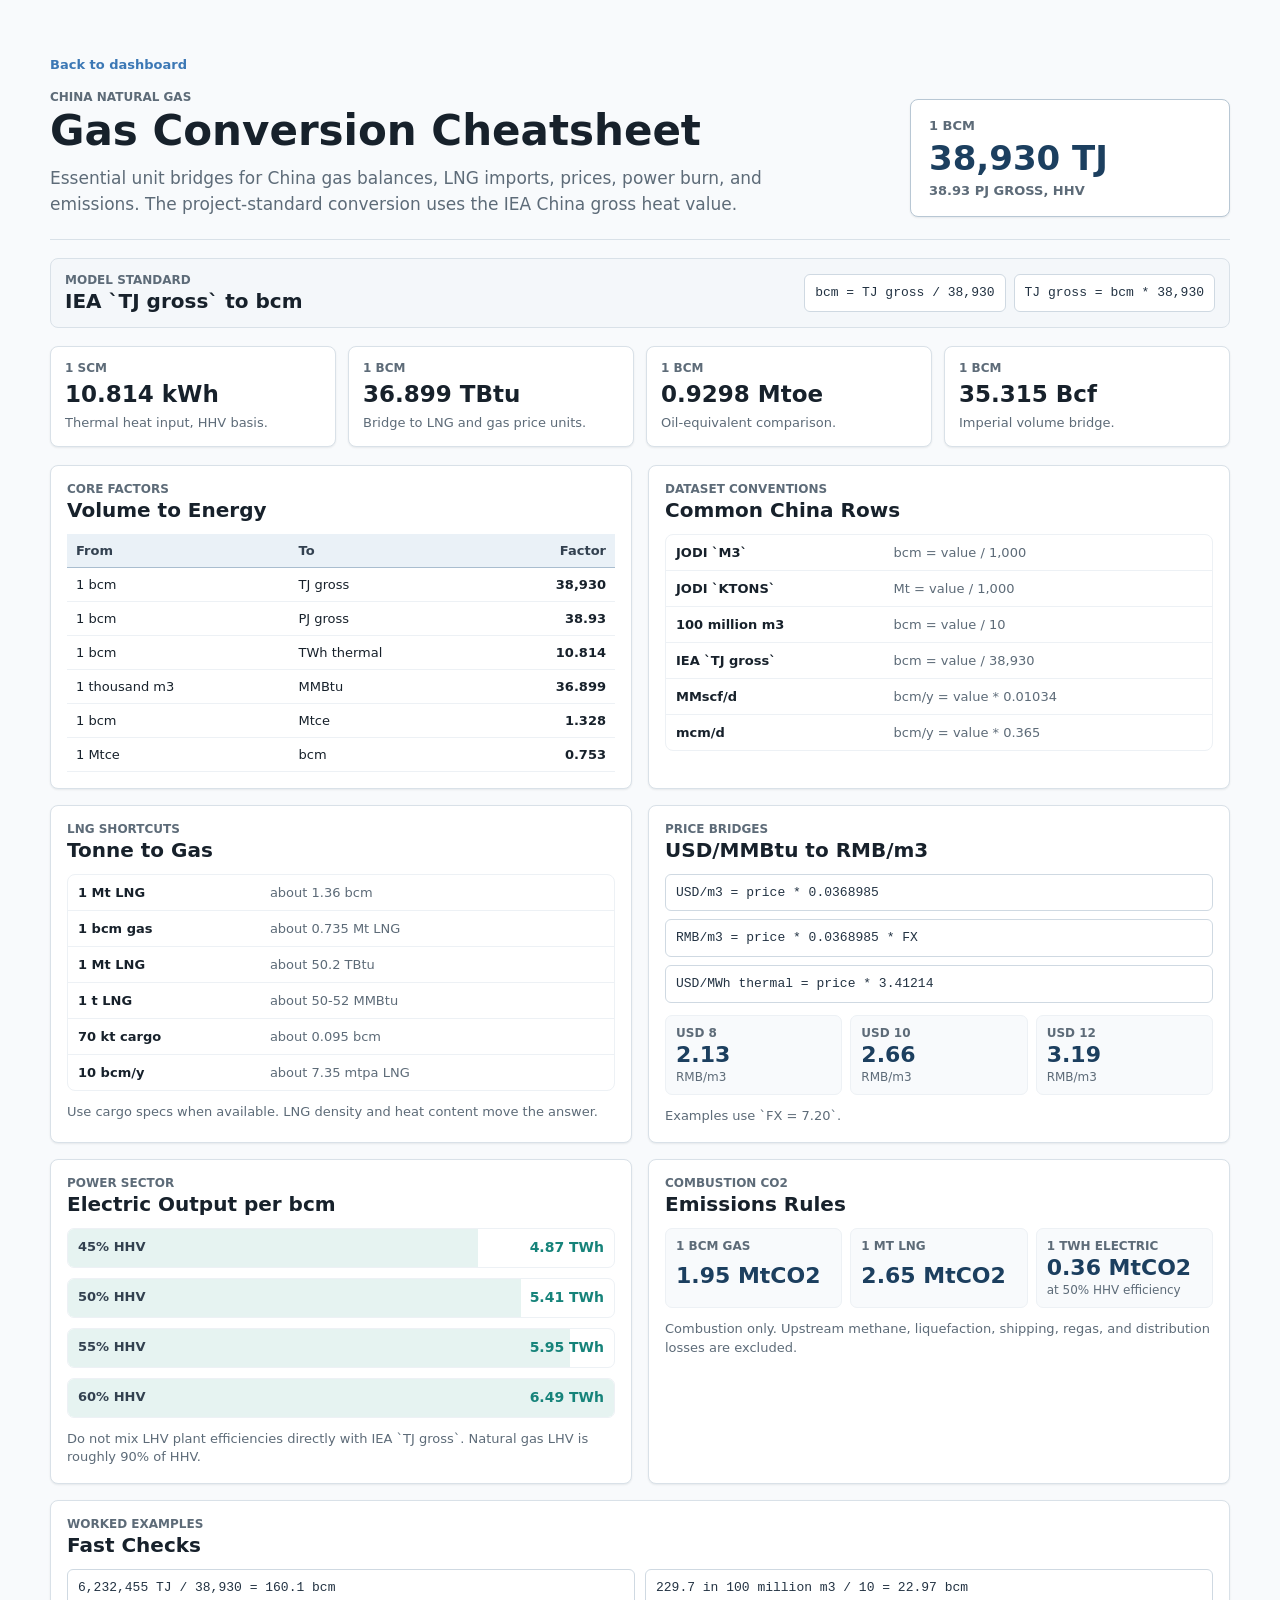
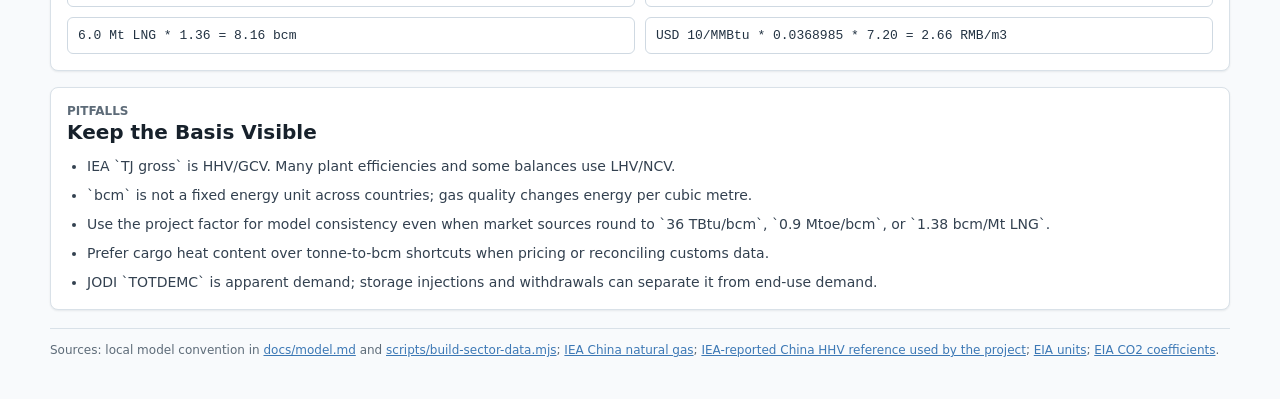
<file: docs/gas-conversion-cheatsheet.html>
<!doctype html>
<html lang="en">
  <head>
    <meta charset="utf-8">
    <meta name="viewport" content="width=device-width, initial-scale=1">
    <title>China Gas Conversion Cheatsheet</title>
    <link rel="stylesheet" href="../styles.css">
  </head>
  <body>
    <main class="shell cheat-shell">
      <header class="cheat-hero">
        <div>
          <a class="back-link" href="../index.html">Back to dashboard</a>
          <p class="eyebrow">China natural gas</p>
          <h1>Gas Conversion Cheatsheet</h1>
          <p class="cheat-lede">Essential unit bridges for China gas balances, LNG imports, prices, power burn, and emissions. The project-standard conversion uses the IEA China gross heat value.</p>
        </div>
        <div class="hero-formula" aria-label="Project standard conversion">
          <span>1 bcm</span>
          <strong>38,930 TJ</strong>
          <span>38.93 PJ gross, HHV</span>
        </div>
      </header>

      <section class="cheat-callout" aria-label="Sector model formula">
        <div>
          <p class="eyebrow">Model standard</p>
          <h2>IEA `TJ gross` to bcm</h2>
        </div>
        <div class="formula-pair">
          <code>bcm = TJ gross / 38,930</code>
          <code>TJ gross = bcm * 38,930</code>
        </div>
      </section>

      <section class="cheat-metric-grid" aria-label="Core conversion highlights">
        <article class="metric-tile">
          <span>1 scm</span>
          <strong>10.814 kWh</strong>
          <p>Thermal heat input, HHV basis.</p>
        </article>
        <article class="metric-tile">
          <span>1 bcm</span>
          <strong>36.899 TBtu</strong>
          <p>Bridge to LNG and gas price units.</p>
        </article>
        <article class="metric-tile">
          <span>1 bcm</span>
          <strong>0.9298 Mtoe</strong>
          <p>Oil-equivalent comparison.</p>
        </article>
        <article class="metric-tile">
          <span>1 bcm</span>
          <strong>35.315 Bcf</strong>
          <p>Imperial volume bridge.</p>
        </article>
      </section>

      <section class="cheat-layout">
        <article class="cheat-panel">
          <div class="cheat-panel-head">
            <p class="eyebrow">Core factors</p>
            <h2>Volume to Energy</h2>
          </div>
          <div class="cheat-table-wrap">
            <table class="cheat-table">
              <thead>
                <tr>
                  <th>From</th>
                  <th>To</th>
                  <th>Factor</th>
                </tr>
              </thead>
              <tbody>
                <tr><td>1 bcm</td><td>TJ gross</td><td>38,930</td></tr>
                <tr><td>1 bcm</td><td>PJ gross</td><td>38.93</td></tr>
                <tr><td>1 bcm</td><td>TWh thermal</td><td>10.814</td></tr>
                <tr><td>1 thousand m3</td><td>MMBtu</td><td>36.899</td></tr>
                <tr><td>1 bcm</td><td>Mtce</td><td>1.328</td></tr>
                <tr><td>1 Mtce</td><td>bcm</td><td>0.753</td></tr>
              </tbody>
            </table>
          </div>
        </article>

        <article class="cheat-panel">
          <div class="cheat-panel-head">
            <p class="eyebrow">Dataset conventions</p>
            <h2>Common China Rows</h2>
          </div>
          <div class="rule-list">
            <div><strong>JODI `M3`</strong><span>bcm = value / 1,000</span></div>
            <div><strong>JODI `KTONS`</strong><span>Mt = value / 1,000</span></div>
            <div><strong>100 million m3</strong><span>bcm = value / 10</span></div>
            <div><strong>IEA `TJ gross`</strong><span>bcm = value / 38,930</span></div>
            <div><strong>MMscf/d</strong><span>bcm/y = value * 0.01034</span></div>
            <div><strong>mcm/d</strong><span>bcm/y = value * 0.365</span></div>
          </div>
        </article>
      </section>

      <section class="cheat-layout">
        <article class="cheat-panel">
          <div class="cheat-panel-head">
            <p class="eyebrow">LNG shortcuts</p>
            <h2>Tonne to Gas</h2>
          </div>
          <div class="rule-list compact">
            <div><strong>1 Mt LNG</strong><span>about 1.36 bcm</span></div>
            <div><strong>1 bcm gas</strong><span>about 0.735 Mt LNG</span></div>
            <div><strong>1 Mt LNG</strong><span>about 50.2 TBtu</span></div>
            <div><strong>1 t LNG</strong><span>about 50-52 MMBtu</span></div>
            <div><strong>70 kt cargo</strong><span>about 0.095 bcm</span></div>
            <div><strong>10 bcm/y</strong><span>about 7.35 mtpa LNG</span></div>
          </div>
          <p class="cheat-note">Use cargo specs when available. LNG density and heat content move the answer.</p>
        </article>

        <article class="cheat-panel price-panel">
          <div class="cheat-panel-head">
            <p class="eyebrow">Price bridges</p>
            <h2>USD/MMBtu to RMB/m3</h2>
          </div>
          <div class="formula-stack">
            <code>USD/m3 = price * 0.0368985</code>
            <code>RMB/m3 = price * 0.0368985 * FX</code>
            <code>USD/MWh thermal = price * 3.41214</code>
          </div>
          <div class="price-strip" aria-label="Price examples at 7.20 RMB per USD">
            <div><span>USD 8</span><strong>2.13</strong><small>RMB/m3</small></div>
            <div><span>USD 10</span><strong>2.66</strong><small>RMB/m3</small></div>
            <div><span>USD 12</span><strong>3.19</strong><small>RMB/m3</small></div>
          </div>
          <p class="cheat-note">Examples use `FX = 7.20`.</p>
        </article>
      </section>

      <section class="cheat-layout">
        <article class="cheat-panel">
          <div class="cheat-panel-head">
            <p class="eyebrow">Power sector</p>
            <h2>Electric Output per bcm</h2>
          </div>
          <div class="efficiency-bars">
            <div style="--bar: 75%">
              <span>45% HHV</span>
              <strong>4.87 TWh</strong>
            </div>
            <div style="--bar: 83%">
              <span>50% HHV</span>
              <strong>5.41 TWh</strong>
            </div>
            <div style="--bar: 92%">
              <span>55% HHV</span>
              <strong>5.95 TWh</strong>
            </div>
            <div style="--bar: 100%">
              <span>60% HHV</span>
              <strong>6.49 TWh</strong>
            </div>
          </div>
          <p class="cheat-note">Do not mix LHV plant efficiencies directly with IEA `TJ gross`. Natural gas LHV is roughly 90% of HHV.</p>
        </article>

        <article class="cheat-panel">
          <div class="cheat-panel-head">
            <p class="eyebrow">Combustion CO2</p>
            <h2>Emissions Rules</h2>
          </div>
          <div class="emissions-grid">
            <div><span>1 bcm gas</span><strong>1.95 MtCO2</strong></div>
            <div><span>1 Mt LNG</span><strong>2.65 MtCO2</strong></div>
            <div><span>1 TWh electric</span><strong>0.36 MtCO2</strong><small>at 50% HHV efficiency</small></div>
          </div>
          <p class="cheat-note">Combustion only. Upstream methane, liquefaction, shipping, regas, and distribution losses are excluded.</p>
        </article>
      </section>

      <section class="cheat-panel full-width">
        <div class="cheat-panel-head">
          <p class="eyebrow">Worked examples</p>
          <h2>Fast Checks</h2>
        </div>
        <div class="example-grid">
          <code>6,232,455 TJ / 38,930 = 160.1 bcm</code>
          <code>229.7 in 100 million m3 / 10 = 22.97 bcm</code>
          <code>6.0 Mt LNG * 1.36 = 8.16 bcm</code>
          <code>USD 10/MMBtu * 0.0368985 * 7.20 = 2.66 RMB/m3</code>
        </div>
      </section>

      <section class="cheat-panel full-width">
        <div class="cheat-panel-head">
          <p class="eyebrow">Pitfalls</p>
          <h2>Keep the Basis Visible</h2>
        </div>
        <ul class="pitfall-list">
          <li>IEA `TJ gross` is HHV/GCV. Many plant efficiencies and some balances use LHV/NCV.</li>
          <li>`bcm` is not a fixed energy unit across countries; gas quality changes energy per cubic metre.</li>
          <li>Use the project factor for model consistency even when market sources round to `36 TBtu/bcm`, `0.9 Mtoe/bcm`, or `1.38 bcm/Mt LNG`.</li>
          <li>Prefer cargo heat content over tonne-to-bcm shortcuts when pricing or reconciling customs data.</li>
          <li>JODI `TOTDEMC` is apparent demand; storage injections and withdrawals can separate it from end-use demand.</li>
        </ul>
      </section>

      <section class="cheat-sources">
        <p>Sources: local model convention in <a href="model.md">docs/model.md</a> and <a href="../scripts/build-sector-data.mjs">scripts/build-sector-data.mjs</a>; <a href="https://www.iea.org/countries/china/natural-gas">IEA China natural gas</a>; <a href="https://en.wikipedia.org/wiki/Heat_of_combustion#Higher_heating_values_of_natural_gases_from_various_sources">IEA-reported China HHV reference used by the project</a>; <a href="https://www.eia.gov/energyexplained/units-and-calculators/">EIA units</a>; <a href="https://www.eia.gov/environment/emissions/co2_vol_mass.php">EIA CO2 coefficients</a>.</p>
      </section>
    </main>
  </body>
</html>
</file>
<file: styles.css>
:root {
  color-scheme: light;
  --ink: #17212b;
  --muted: #5d6b78;
  --line: #d9e1e8;
  --panel: #ffffff;
  --band: #f4f7fa;
  --navy: #1c3f5f;
  --teal: #16837a;
  --amber: #c4821e;
  --green: #3f7d45;
  --red: #b14b4b;
  --blue: #3c78b5;
  --shadow: 0 1px 2px rgba(16, 24, 40, 0.08);
}

* {
  box-sizing: border-box;
}

body {
  margin: 0;
  font-family: Inter, ui-sans-serif, system-ui, -apple-system, BlinkMacSystemFont, "Segoe UI", sans-serif;
  color: var(--ink);
  background: #f8fafc;
  letter-spacing: 0;
}

button,
input,
select,
textarea {
  font: inherit;
}

.shell {
  width: min(1480px, calc(100vw - 32px));
  margin: 0 auto;
  padding: 24px 0 40px;
}

.topbar {
  display: flex;
  justify-content: space-between;
  align-items: flex-start;
  gap: 24px;
  padding: 18px 0 22px;
}

.topbar h1 {
  margin: 3px 0 0;
  font-size: 30px;
  line-height: 1.15;
}

.eyebrow-row {
  display: inline-flex;
  align-items: center;
  gap: 8px;
}

.note-link {
  display: inline-flex;
  align-items: center;
  justify-content: center;
  width: 22px;
  height: 22px;
  border: 1px solid var(--line);
  border-radius: 6px;
  color: var(--muted);
  background: #fff;
  text-decoration: none;
}

.note-link:hover,
.note-link:focus {
  color: var(--navy);
  border-color: #b8c7d4;
  background: #f4f7fa;
}

.note-link:focus {
  outline: 2px solid rgba(60, 120, 181, 0.35);
  outline-offset: 2px;
}

.note-link svg {
  width: 14px;
  height: 14px;
  fill: none;
  stroke: currentColor;
  stroke-linecap: round;
  stroke-linejoin: round;
  stroke-width: 2;
}

.topbar-actions {
  display: grid;
  justify-items: end;
  gap: 10px;
}

.topnav {
  display: flex;
  flex-wrap: wrap;
  gap: 6px;
  padding: 4px;
  border: 1px solid var(--line);
  border-radius: 8px;
  background: #fff;
}

.topnav a {
  display: inline-flex;
  align-items: center;
  min-height: 32px;
  padding: 6px 10px;
  border-radius: 5px;
  color: var(--muted);
  font-size: 13px;
  font-weight: 700;
  text-decoration: none;
}

.topnav a.is-active {
  color: #fff;
  background: var(--navy);
}

.eyebrow {
  margin: 0;
  color: var(--muted);
  font-size: 12px;
  font-weight: 700;
  text-transform: uppercase;
}

.meta {
  display: flex;
  gap: 10px;
  flex-wrap: wrap;
  justify-content: flex-end;
}

.meta span {
  border: 1px solid var(--line);
  background: #fff;
  padding: 7px 10px;
  border-radius: 6px;
  color: var(--muted);
  font-size: 13px;
}

.control-band {
  display: flex;
  justify-content: space-between;
  align-items: center;
  gap: 18px;
  background: var(--band);
  border: 1px solid var(--line);
  padding: 12px;
  border-radius: 8px;
}

.control-fields {
  display: flex;
  align-items: end;
  gap: 12px;
  flex-wrap: wrap;
}

.field {
  display: grid;
  gap: 5px;
}

.field label {
  color: var(--muted);
  font-size: 12px;
  font-weight: 700;
  text-transform: uppercase;
}

.field select {
  min-width: 130px;
  border: 1px solid var(--line);
  border-radius: 6px;
  background: #fff;
  color: var(--ink);
  padding: 8px 10px;
}

.segmented {
  display: inline-grid;
  grid-template-columns: repeat(auto-fit, minmax(92px, 1fr));
  gap: 4px;
  padding: 4px;
  background: #e9eef3;
  border-radius: 7px;
}

.year-basis-toggle {
  min-width: 220px;
}

.segment {
  border: 0;
  border-radius: 5px;
  padding: 8px 12px;
  color: var(--muted);
  background: transparent;
  cursor: pointer;
}

.segment.is-active {
  color: #fff;
  background: var(--navy);
}

.dashboard-note {
  margin: 0;
  color: var(--muted);
  font-size: 14px;
}

.switch-control-band {
  align-items: flex-start;
}

.switch-input-grid {
  display: grid;
  grid-template-columns: repeat(3, minmax(0, 1fr));
  gap: 12px;
  margin: 16px 0;
}

.input-card {
  display: grid;
  gap: 10px;
  min-width: 0;
  background: #fff;
  border: 1px solid var(--line);
  border-radius: 8px;
  padding: 12px;
  box-shadow: var(--shadow);
}

.input-head {
  display: flex;
  justify-content: space-between;
  align-items: baseline;
  gap: 10px;
}

.input-head label {
  color: var(--muted);
  font-size: 12px;
  font-weight: 750;
  text-transform: uppercase;
}

.input-head strong {
  color: var(--ink);
  font-size: 13px;
  white-space: nowrap;
}

.input-card input[type="range"] {
  width: 100%;
  accent-color: var(--navy);
}

.kpi-grid {
  display: grid;
  grid-template-columns: repeat(4, minmax(0, 1fr));
  gap: 12px;
  margin: 16px 0;
}

.kpi {
  background: #fff;
  border: 1px solid var(--line);
  border-radius: 8px;
  padding: 14px;
  box-shadow: var(--shadow);
}

.kpi .label {
  color: var(--muted);
  font-size: 12px;
  font-weight: 700;
  text-transform: uppercase;
}

.kpi .value {
  margin-top: 7px;
  font-size: 25px;
  font-weight: 750;
}

.kpi .sub {
  margin-top: 5px;
  color: var(--muted);
  font-size: 13px;
}

.grid {
  display: grid;
  gap: 16px;
  margin: 16px 0;
}

.two-col {
  grid-template-columns: minmax(0, 1fr) minmax(0, 1fr);
}

.panel {
  background: var(--panel);
  border: 1px solid var(--line);
  border-radius: 8px;
  padding: 16px;
  box-shadow: var(--shadow);
}

.panel-head {
  display: flex;
  justify-content: space-between;
  gap: 16px;
  align-items: flex-start;
  margin-bottom: 12px;
}

.panel h2 {
  margin: 2px 0 0;
  font-size: 18px;
  line-height: 1.25;
}

.title-with-info {
  display: inline-flex;
  align-items: center;
  gap: 7px;
}

.info-tip {
  position: relative;
  display: inline-flex;
  align-items: center;
  justify-content: center;
  width: 17px;
  height: 17px;
  border: 1px solid var(--line);
  border-radius: 50%;
  color: var(--muted);
  background: #fff;
  font-size: 11px;
  font-weight: 750;
  line-height: 1;
  cursor: help;
}

.info-tip:focus {
  outline: 2px solid rgba(60, 120, 181, 0.35);
  outline-offset: 2px;
}

.tooltip {
  position: absolute;
  left: 50%;
  bottom: calc(100% + 9px);
  z-index: 3;
  width: min(320px, calc(100vw - 48px));
  padding: 9px 10px;
  border: 1px solid var(--line);
  border-radius: 6px;
  background: #17212b;
  color: #fff;
  box-shadow: var(--shadow);
  font-size: 12px;
  font-weight: 500;
  line-height: 1.4;
  opacity: 0;
  pointer-events: none;
  transform: translate(-50%, 4px);
  transition: opacity 0.15s ease, transform 0.15s ease;
}

.info-tip:hover .tooltip,
.info-tip:focus .tooltip,
.info-tip:focus-within .tooltip {
  opacity: 1;
  transform: translate(-50%, 0);
}

.chart {
  min-height: 310px;
  width: 100%;
}

svg {
  display: block;
  width: 100%;
  height: auto;
}

.axis text,
.chart-label {
  fill: var(--muted);
  font-size: 12px;
}

.chart-value {
  fill: var(--ink);
  font-size: 12px;
  font-weight: 750;
}

.grid-line {
  stroke: #e5ebf1;
  stroke-width: 1;
}

.model-flow {
  margin: 0;
  padding-left: 20px;
  color: #334150;
  line-height: 1.6;
}

.table-wrap {
  overflow-x: auto;
}

table {
  border-collapse: collapse;
  width: 100%;
  min-width: 1120px;
  font-size: 13px;
}

th {
  text-align: left;
  color: #334150;
  background: #eaf1f7;
  border-bottom: 1px solid #a9bdcf;
  padding: 9px 8px;
  white-space: nowrap;
}

td {
  border-bottom: 1px solid #edf1f5;
  padding: 8px;
  vertical-align: top;
}

th:first-child,
td:first-child {
  min-width: 82px;
  white-space: nowrap;
}

td.num,
th.num {
  text-align: right;
}

.explain {
  min-width: 420px;
  color: #3c4a57;
}

.assumption-list,
.source-list {
  display: grid;
  gap: 10px;
}

.assumption,
.source {
  border-top: 1px solid #edf1f5;
  padding-top: 10px;
}

.assumption:first-child,
.source:first-child {
  border-top: 0;
  padding-top: 0;
}

.assumption h3,
.source h3 {
  margin: 0 0 4px;
  font-size: 14px;
}

.assumption p,
.source p {
  margin: 0;
  color: var(--muted);
  font-size: 13px;
  line-height: 1.45;
}

.source a,
.panel-note a {
  color: var(--blue);
  overflow-wrap: anywhere;
}

.local-source {
  color: var(--muted);
  overflow-wrap: anywhere;
}

.anchor-list {
  display: grid;
  gap: 8px;
}

.anchor-row {
  display: flex;
  justify-content: space-between;
  gap: 12px;
  align-items: center;
  border-bottom: 1px solid #edf1f5;
  padding: 8px 0;
  color: #334150;
  font-size: 14px;
}

.anchor-row span {
  display: inline-flex;
  align-items: center;
  gap: 8px;
}

.anchor-row strong {
  font-size: 18px;
}

.panel-note {
  margin: 8px 0 0;
  color: var(--muted);
  font-size: 13px;
  line-height: 1.45;
}

.subhead {
  margin: 14px 0 7px;
  font-size: 13px;
  text-transform: uppercase;
  color: #334150;
}

.source-grid {
  display: grid;
  gap: 0;
  border: 1px solid #edf1f5;
  border-radius: 6px;
  overflow: hidden;
}

.source-row {
  display: grid;
  grid-template-columns: minmax(130px, 1.2fr) minmax(88px, 0.8fr) minmax(58px, 0.5fr) minmax(130px, 1.1fr);
  gap: 8px;
  padding: 7px 9px;
  border-top: 1px solid #edf1f5;
  color: #3c4a57;
  font-size: 12px;
  line-height: 1.3;
}

.source-row:first-child {
  border-top: 0;
}

.source-row strong {
  color: var(--ink);
  font-weight: 750;
}

.source-row-head {
  background: #eaf1f7;
  color: #334150;
  font-weight: 750;
}

.sector-map-grid {
  margin-bottom: 12px;
}

.sector-map-row {
  grid-template-columns: minmax(120px, 0.85fr) minmax(170px, 1.3fr) minmax(120px, 0.9fr) minmax(190px, 1.45fr);
}

.sector-table {
  min-width: 980px;
}

.switch-table {
  min-width: 1080px;
}

.legend {
  display: flex;
  gap: 14px;
  flex-wrap: wrap;
  margin-top: 8px;
  color: var(--muted);
  font-size: 12px;
}

.legend span {
  display: inline-flex;
  align-items: center;
  gap: 6px;
}

.swatch {
  width: 10px;
  height: 10px;
  border-radius: 2px;
  display: inline-block;
}

.factor-grid {
  display: grid;
  grid-template-columns: repeat(2, minmax(0, 1fr));
  gap: 12px;
  margin: 16px 0;
}

.factor-card {
  display: grid;
  gap: 9px;
  min-width: 0;
  background: #fff;
  border: 1px solid var(--line);
  border-radius: 8px;
  padding: 14px;
  box-shadow: var(--shadow);
}

.factor-card h3 {
  margin: 0;
  color: var(--ink);
  font-size: 15px;
}

.factor-card p {
  margin: 0;
  color: var(--muted);
  font-size: 13px;
  line-height: 1.45;
}

.factor-card dl {
  display: grid;
  gap: 7px;
  margin: 0;
}

.factor-card dt {
  margin: 0 0 2px;
  color: #334150;
  font-size: 11px;
  font-weight: 750;
  text-transform: uppercase;
}

.factor-card dd {
  margin: 0;
  color: var(--muted);
  font-size: 13px;
  line-height: 1.4;
}

.factor-card dd > span {
  display: block;
}

.current-read-links {
  display: grid;
  gap: 6px;
  list-style: none;
  margin: 10px 0 0;
  padding: 0;
}

.current-read-links li {
  display: grid;
  gap: 3px;
  padding: 7px 9px 7px 10px;
  border-left: 3px solid #123d67;
  border-radius: 6px;
  background: #edf4fb;
}

.current-read-links span {
  color: #1d4f80;
  font-size: 11px;
  font-weight: 750;
  text-transform: uppercase;
}

.current-read-links a {
  color: #092b4c;
  font-weight: 750;
  text-decoration: none;
}

.current-read-links a:hover {
  color: #071f38;
  text-decoration: underline;
}

.signal-groups {
  display: grid;
  gap: 18px;
}

.signal-group {
  display: grid;
  gap: 9px;
  border-top: 1px solid #edf1f5;
  padding-top: 14px;
}

.signal-group:first-child {
  border-top: 0;
  padding-top: 0;
}

.signal-group-head h3 {
  margin: 0 0 3px;
  font-size: 15px;
}

.signal-group-head p {
  margin: 0;
  color: var(--muted);
  font-size: 13px;
  line-height: 1.45;
}

.news-card-list {
  display: grid;
  gap: 10px;
}

.news-card {
  border-top: 1px solid #edf1f5;
  padding-top: 11px;
}

.news-card:first-child {
  border-top: 0;
  padding-top: 0;
}

.news-card-meta,
.source-title-row {
  display: flex;
  align-items: center;
  gap: 8px;
  flex-wrap: wrap;
}

.news-card-meta {
  color: var(--muted);
  font-size: 12px;
  font-weight: 700;
  text-transform: uppercase;
}

.news-card h3 {
  margin: 7px 0 5px;
  font-size: 15px;
  line-height: 1.3;
}

.news-card h3 a,
.news-headline a {
  color: var(--navy);
  text-decoration: none;
}

.news-card h3 a:hover,
.news-headline a:hover {
  text-decoration: underline;
}

.news-card p {
  margin: 0;
  color: var(--muted);
  font-size: 13px;
  line-height: 1.45;
}

.news-card .news-action {
  margin-top: 6px;
  color: #334150;
}

.bias-badge,
.coverage-status {
  display: inline-flex;
  align-items: center;
  min-height: 22px;
  border-radius: 999px;
  padding: 3px 8px;
  font-size: 11px;
  font-weight: 750;
  text-transform: uppercase;
  white-space: nowrap;
}

.bias-support {
  color: #fff;
  background: var(--green);
}

.bias-cap {
  color: #fff;
  background: var(--red);
}

.bias-risk {
  color: #fff;
  background: var(--amber);
}

.bias-context {
  color: #fff;
  background: var(--blue);
}

.bias-manual {
  color: #fff;
  background: var(--muted);
}

.coverage-direct {
  color: #fff;
  background: var(--teal);
}

.coverage-indexed {
  color: #fff;
  background: var(--blue);
}

.coverage-manual {
  color: #fff;
  background: var(--muted);
}

.news-source {
  display: grid;
  gap: 5px;
}

.news-source h3 {
  margin: 0;
}

.news-source p strong {
  color: #334150;
}

.news-table {
  min-width: 1320px;
}

.news-table th:nth-child(3),
.news-table td:nth-child(3) {
  min-width: 180px;
}

.news-table th:nth-child(5),
.news-table td:nth-child(5) {
  min-width: 250px;
}

.news-table th:nth-child(6),
.news-table td:nth-child(6),
.news-table th:nth-child(7),
.news-table td:nth-child(7) {
  min-width: 260px;
}

.cheat-shell {
  width: min(1180px, calc(100vw - 32px));
}

.cheat-hero {
  display: grid;
  grid-template-columns: minmax(0, 1fr) minmax(250px, 320px);
  gap: 24px;
  align-items: end;
  padding: 30px 0 22px;
  border-bottom: 1px solid var(--line);
}

.back-link {
  display: inline-flex;
  margin-bottom: 18px;
  color: var(--blue);
  font-size: 13px;
  font-weight: 700;
  text-decoration: none;
}

.back-link:hover,
.back-link:focus {
  text-decoration: underline;
}

.cheat-hero h1 {
  max-width: 760px;
  margin: 5px 0 0;
  color: var(--ink);
  font-size: 42px;
  line-height: 1.05;
}

.cheat-lede {
  max-width: 780px;
  margin: 13px 0 0;
  color: var(--muted);
  font-size: 17px;
  line-height: 1.5;
}

.hero-formula {
  display: grid;
  gap: 8px;
  padding: 18px;
  border: 1px solid #b8c7d4;
  border-radius: 8px;
  background: #fff;
  box-shadow: var(--shadow);
}

.hero-formula span {
  color: var(--muted);
  font-size: 13px;
  font-weight: 750;
  text-transform: uppercase;
}

.hero-formula strong {
  color: var(--navy);
  font-size: 34px;
  line-height: 1;
}

.cheat-callout {
  display: flex;
  justify-content: space-between;
  align-items: center;
  gap: 16px;
  margin: 18px 0;
  padding: 14px;
  border: 1px solid var(--line);
  border-radius: 8px;
  background: var(--band);
}

.cheat-callout h2,
.cheat-panel h2 {
  margin: 2px 0 0;
  font-size: 20px;
  line-height: 1.2;
}

.formula-pair,
.formula-stack {
  display: grid;
  gap: 8px;
}

.formula-pair {
  grid-template-columns: repeat(2, minmax(0, 1fr));
}

.formula-pair code,
.formula-stack code,
.example-grid code {
  display: block;
  border: 1px solid #cfd9e2;
  border-radius: 6px;
  background: #fff;
  color: #223242;
  padding: 9px 10px;
  font-family: ui-monospace, SFMono-Regular, Menlo, Consolas, monospace;
  font-size: 13px;
  line-height: 1.35;
}

.cheat-metric-grid {
  display: grid;
  grid-template-columns: repeat(4, minmax(0, 1fr));
  gap: 12px;
  margin: 18px 0;
}

.metric-tile {
  display: grid;
  gap: 7px;
  min-width: 0;
  border: 1px solid var(--line);
  border-radius: 8px;
  background: #fff;
  padding: 14px;
  box-shadow: var(--shadow);
}

.metric-tile span {
  color: var(--muted);
  font-size: 12px;
  font-weight: 750;
  text-transform: uppercase;
}

.metric-tile strong {
  color: var(--ink);
  font-size: 23px;
  line-height: 1.1;
}

.metric-tile p {
  margin: 0;
  color: var(--muted);
  font-size: 13px;
  line-height: 1.35;
}

.cheat-layout {
  display: grid;
  grid-template-columns: minmax(0, 1fr) minmax(0, 1fr);
  gap: 16px;
  margin: 16px 0;
}

.cheat-panel {
  min-width: 0;
  border: 1px solid var(--line);
  border-radius: 8px;
  background: #fff;
  padding: 16px;
  box-shadow: var(--shadow);
}

.cheat-panel.full-width {
  margin: 16px 0;
}

.cheat-panel-head {
  margin-bottom: 12px;
}

.cheat-table-wrap {
  overflow-x: auto;
}

.cheat-table {
  min-width: 0;
  font-size: 13px;
}

.cheat-table th,
.cheat-table td {
  padding: 9px;
}

.cheat-table td:nth-child(3),
.cheat-table th:nth-child(3) {
  text-align: right;
  font-weight: 750;
}

.rule-list {
  display: grid;
  gap: 0;
  border: 1px solid #edf1f5;
  border-radius: 8px;
  overflow: hidden;
}

.rule-list div {
  display: grid;
  grid-template-columns: minmax(130px, 0.8fr) minmax(0, 1.2fr);
  gap: 12px;
  padding: 10px;
  border-top: 1px solid #edf1f5;
  color: #334150;
  font-size: 13px;
}

.rule-list div:first-child {
  border-top: 0;
}

.rule-list strong {
  color: var(--ink);
}

.rule-list span {
  color: var(--muted);
}

.rule-list.compact div {
  grid-template-columns: minmax(110px, 0.7fr) minmax(0, 1.3fr);
}

.cheat-note {
  margin: 12px 0 0;
  color: var(--muted);
  font-size: 13px;
  line-height: 1.45;
}

.price-strip {
  display: grid;
  grid-template-columns: repeat(3, minmax(0, 1fr));
  gap: 8px;
  margin-top: 12px;
}

.price-strip div,
.emissions-grid div {
  display: grid;
  gap: 3px;
  border: 1px solid #edf1f5;
  border-radius: 7px;
  background: #f8fafc;
  padding: 10px;
}

.price-strip span,
.emissions-grid span {
  color: var(--muted);
  font-size: 12px;
  font-weight: 750;
  text-transform: uppercase;
}

.price-strip strong,
.emissions-grid strong {
  color: var(--navy);
  font-size: 22px;
  line-height: 1.1;
}

.price-strip small,
.emissions-grid small {
  color: var(--muted);
  font-size: 12px;
}

.efficiency-bars {
  display: grid;
  gap: 10px;
}

.efficiency-bars div {
  position: relative;
  display: flex;
  justify-content: space-between;
  gap: 14px;
  min-height: 40px;
  padding: 10px;
  border: 1px solid #edf1f5;
  border-radius: 7px;
  overflow: hidden;
}

.efficiency-bars div::before {
  content: "";
  position: absolute;
  inset: 0 auto 0 0;
  width: var(--bar);
  background: #e6f3f1;
}

.efficiency-bars span,
.efficiency-bars strong {
  position: relative;
  z-index: 1;
}

.efficiency-bars span {
  color: #334150;
  font-size: 13px;
  font-weight: 750;
}

.efficiency-bars strong {
  color: var(--teal);
  font-size: 14px;
}

.emissions-grid {
  display: grid;
  grid-template-columns: repeat(3, minmax(0, 1fr));
  gap: 8px;
}

.example-grid {
  display: grid;
  grid-template-columns: repeat(2, minmax(0, 1fr));
  gap: 10px;
}

.pitfall-list {
  display: grid;
  gap: 8px;
  margin: 0;
  padding-left: 20px;
  color: #334150;
  font-size: 14px;
  line-height: 1.5;
}

.cheat-sources {
  margin: 18px 0 0;
  padding-top: 12px;
  border-top: 1px solid var(--line);
}

.cheat-sources p {
  margin: 0;
  color: var(--muted);
  font-size: 12px;
  line-height: 1.5;
}

.cheat-sources a {
  color: var(--blue);
}

.secondary-button {
  min-height: 36px;
  border: 1px solid #b8c7d4;
  border-radius: 6px;
  padding: 7px 11px;
  color: var(--navy);
  background: #fff;
  font-weight: 700;
  cursor: pointer;
}

.secondary-button:hover,
.secondary-button:focus {
  border-color: var(--navy);
  background: #edf4f8;
}

.secondary-button:focus,
.number-field input:focus,
.curve-field input:focus {
  outline: 2px solid rgba(60, 120, 181, 0.28);
  outline-offset: 2px;
}

.storage-control-band .control-fields {
  align-items: end;
}

.storage-input-layout {
  display: grid;
  grid-template-columns: minmax(340px, 0.78fr) minmax(0, 1.22fr);
  gap: 16px;
  margin: 16px 0;
}

.storage-assumptions-panel,
.curve-editor-panel {
  min-width: 0;
}

.storage-field-grid {
  display: grid;
  grid-template-columns: repeat(2, minmax(0, 1fr));
  gap: 10px;
}

.number-field,
.curve-field {
  display: grid;
  gap: 5px;
  min-width: 0;
}

.number-field label,
.curve-field label {
  color: var(--muted);
  font-size: 11px;
  font-weight: 750;
  text-transform: uppercase;
}

.number-field > div {
  display: grid;
  grid-template-columns: minmax(72px, 1fr) auto;
  align-items: center;
  min-width: 0;
  border: 1px solid var(--line);
  border-radius: 6px;
  background: #fff;
  overflow: hidden;
}

.number-field input,
.curve-field input {
  width: 100%;
  min-width: 0;
  border: 1px solid var(--line);
  border-radius: 6px;
  padding: 8px 9px;
  color: var(--ink);
  background: #fff;
}

.number-field input {
  border: 0;
  border-radius: 0;
}

.number-field span {
  padding: 0 9px;
  color: var(--muted);
  font-size: 11px;
  white-space: nowrap;
}

.curve-unit {
  padding: 5px 8px;
  border: 1px solid var(--line);
  border-radius: 5px;
  color: var(--muted);
  background: var(--band);
  font-size: 12px;
  font-weight: 700;
}

.curve-input-grid {
  display: grid;
  grid-template-columns: repeat(6, minmax(72px, 1fr));
  gap: 10px;
}

.model-error {
  margin: 16px 0;
  border: 1px solid #d7a5a5;
  border-radius: 7px;
  padding: 10px 12px;
  color: #7f3030;
  background: #fff5f5;
  font-size: 13px;
  font-weight: 650;
}

.storage-kpis .kpi.is-inject {
  border-top: 3px solid var(--teal);
}

.storage-kpis .kpi.is-withdraw {
  border-top: 3px solid var(--amber);
}

.storage-kpis .kpi.is-hold {
  border-top: 3px solid #7d8994;
}

.storage-chart {
  min-height: 350px;
}

.storage-chart svg {
  overflow: visible;
}

.axis-label {
  fill: var(--muted);
  font-size: 11px;
}

.action-axis-title {
  font-weight: 750;
  text-transform: uppercase;
}

.price-line,
.inventory-line {
  fill: none;
  stroke: var(--navy);
  stroke-width: 2.5;
  stroke-linecap: round;
  stroke-linejoin: round;
}

.price-point,
.inventory-point {
  fill: #fff;
  stroke: var(--navy);
  stroke-width: 2;
}

.action-zero {
  stroke: #aab7c3;
  stroke-width: 1;
}

.inject-bar {
  fill: var(--teal);
}

.withdraw-bar {
  fill: var(--amber);
}

.hold-bar {
  fill: #b9c3cb;
}

.inventory-area {
  fill: rgba(22, 131, 122, 0.12);
}

.inventory-line {
  stroke: var(--teal);
}

.inventory-point {
  stroke: var(--teal);
}

.minimum-line {
  stroke: var(--red);
  stroke-width: 1.5;
  stroke-dasharray: 5 4;
}

.storage-legend {
  justify-content: flex-end;
  margin-top: -3px;
}

.storage-legend i {
  font-style: normal;
}

.price-swatch {
  background: var(--navy);
}

.injection-swatch,
.inventory-swatch {
  background: var(--teal);
}

.withdrawal-swatch {
  background: var(--amber);
}

.minimum-swatch {
  background: var(--red);
}

.storage-table {
  min-width: 940px;
}

.action-badge {
  display: inline-block;
  min-width: 70px;
  border-radius: 5px;
  padding: 4px 7px;
  text-align: center;
  font-size: 12px;
  font-weight: 750;
}

.action-badge.is-inject {
  color: #0c625b;
  background: #e3f3f1;
}

.action-badge.is-withdraw {
  color: #83530e;
  background: #fff1da;
}

.action-badge.is-hold {
  color: #53616d;
  background: #edf1f4;
}

.positive-value {
  color: var(--green);
  font-weight: 700;
}

.negative-value {
  color: var(--red);
  font-weight: 700;
}

.method-copy {
  margin: 0 0 10px;
  color: #334150;
  font-size: 14px;
  line-height: 1.55;
}

.method-copy:last-child {
  margin-bottom: 0;
}

@media (max-width: 980px) {
  .topbar,
  .control-band {
    align-items: stretch;
    flex-direction: column;
  }

  .topbar-actions {
    justify-items: start;
  }

  .meta {
    justify-content: flex-start;
  }

  .kpi-grid,
  .factor-grid,
  .cheat-hero,
  .cheat-layout,
    .cheat-metric-grid,
    .switch-input-grid,
    .storage-input-layout,
    .two-col {
    grid-template-columns: minmax(0, 1fr);
  }

  .cheat-callout {
    align-items: stretch;
    flex-direction: column;
  }

  .formula-pair,
  .example-grid,
  .emissions-grid {
    grid-template-columns: 1fr;
  }
}

@media (max-width: 600px) {
  .shell {
    width: min(100% - 20px, 1480px);
    padding-top: 12px;
  }

  .topnav {
    width: 100%;
  }

  .topnav a {
    flex: 1 1 auto;
    justify-content: center;
  }

  .storage-field-grid,
  .curve-input-grid {
    grid-template-columns: repeat(2, minmax(0, 1fr));
  }

  .storage-chart {
    min-height: 280px;
    overflow-x: auto;
  }

  .storage-chart svg {
    min-width: 680px;
  }

  .cheat-hero h1 {
    font-size: 34px;
  }

  .price-strip,
  .rule-list div,
  .rule-list.compact div {
    grid-template-columns: 1fr;
  }

  .tooltip {
    left: auto;
    right: 0;
    transform: translateY(4px);
  }

  .info-tip:hover .tooltip,
  .info-tip:focus .tooltip,
  .info-tip:focus-within .tooltip {
    transform: translateY(0);
  }

  .source-row {
    grid-template-columns: 1fr 0.8fr;
  }

  .source-row span:nth-child(3),
  .source-row span:nth-child(4) {
    color: var(--muted);
  }
}
</file>
